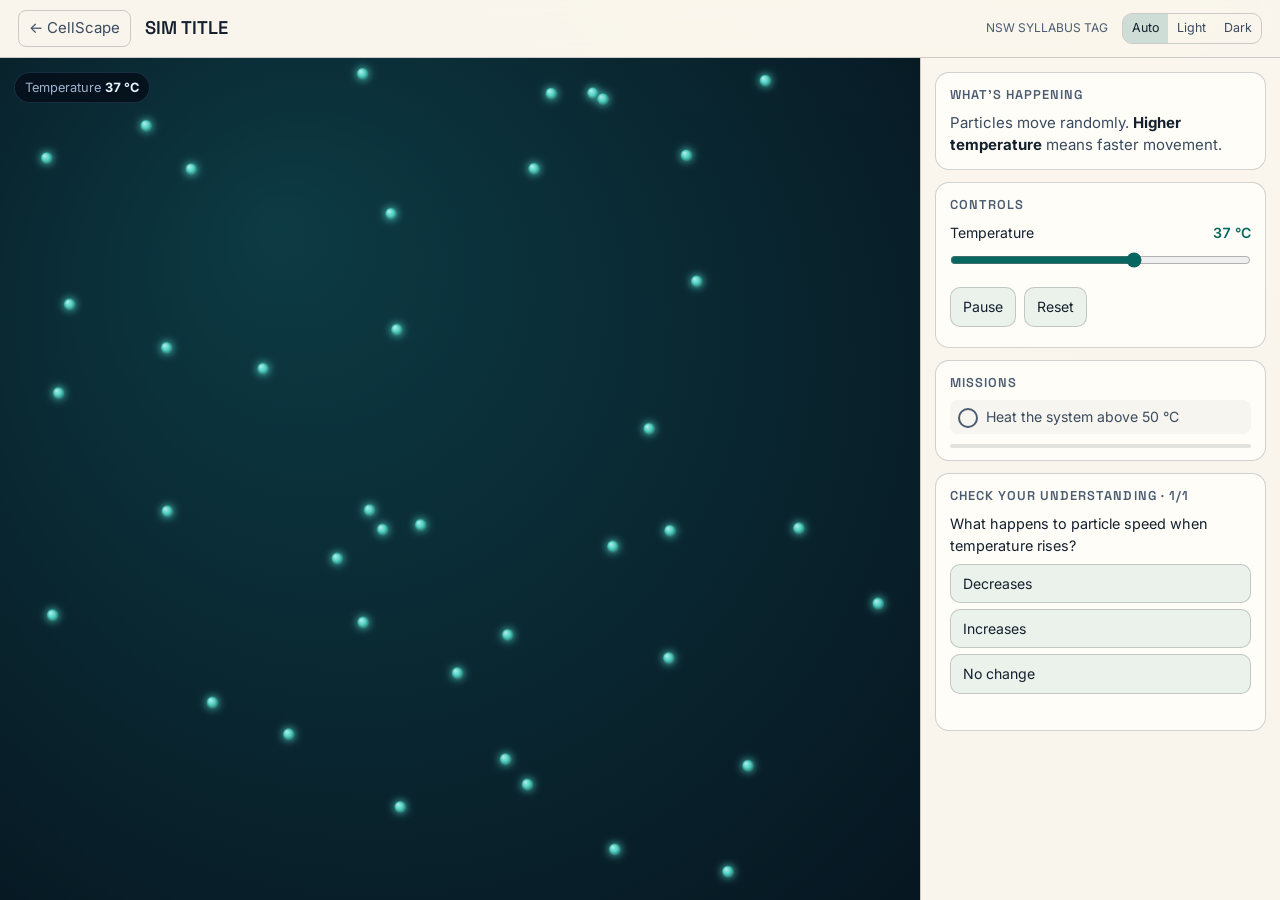
<file: sims/_template/index.html>
<!doctype html>
<html lang="en">
<head>
  <meta charset="utf-8" />
  <meta name="viewport" content="width=device-width, initial-scale=1" />
  <script>(function(){var t="auto";try{t=localStorage.getItem("cellscape.theme")||"auto"}catch(e){}if(t!=="light"&&t!=="dark"){try{t=matchMedia("(prefers-color-scheme: light)").matches?"light":"dark"}catch(e){t="dark"}}document.documentElement.dataset.theme=t;document.documentElement.style.colorScheme=t})()</script>
  <title>SIM TITLE · CellScape</title>
  <link rel="preconnect" href="https://fonts.googleapis.com" />
  <link href="https://fonts.googleapis.com/css2?family=Inter:wght@400;600&family=Space+Grotesk:wght@500;600&display=swap" rel="stylesheet" />
  <link rel="stylesheet" href="../../assets/css/cellscape.css" />
</head>
<body>
  <div class="sim-shell">
    <header class="sim-header">
      <a class="back" href="../../index.html">← CellScape</a>
      <h1>SIM TITLE</h1>
      <span class="tag">NSW SYLLABUS TAG</span>
      <span class="cs-theme-slot"></span>
    </header>
    <main class="stage" id="stage">
      <canvas id="canvas" aria-label="SIM TITLE simulation"></canvas>
      <div class="stage-overlay" id="overlay"></div>
    </main>
    <aside class="panel" id="panel"></aside>
  </div>
  <script type="module" src="./sim.js"></script>
  <script type="module">import("../../assets/js/world/theme.js").then((m) => { const s = document.querySelector(".cs-theme-slot"); if (s) m.mountThemeToggle(s); });</script>
</body>
</html>
</file>
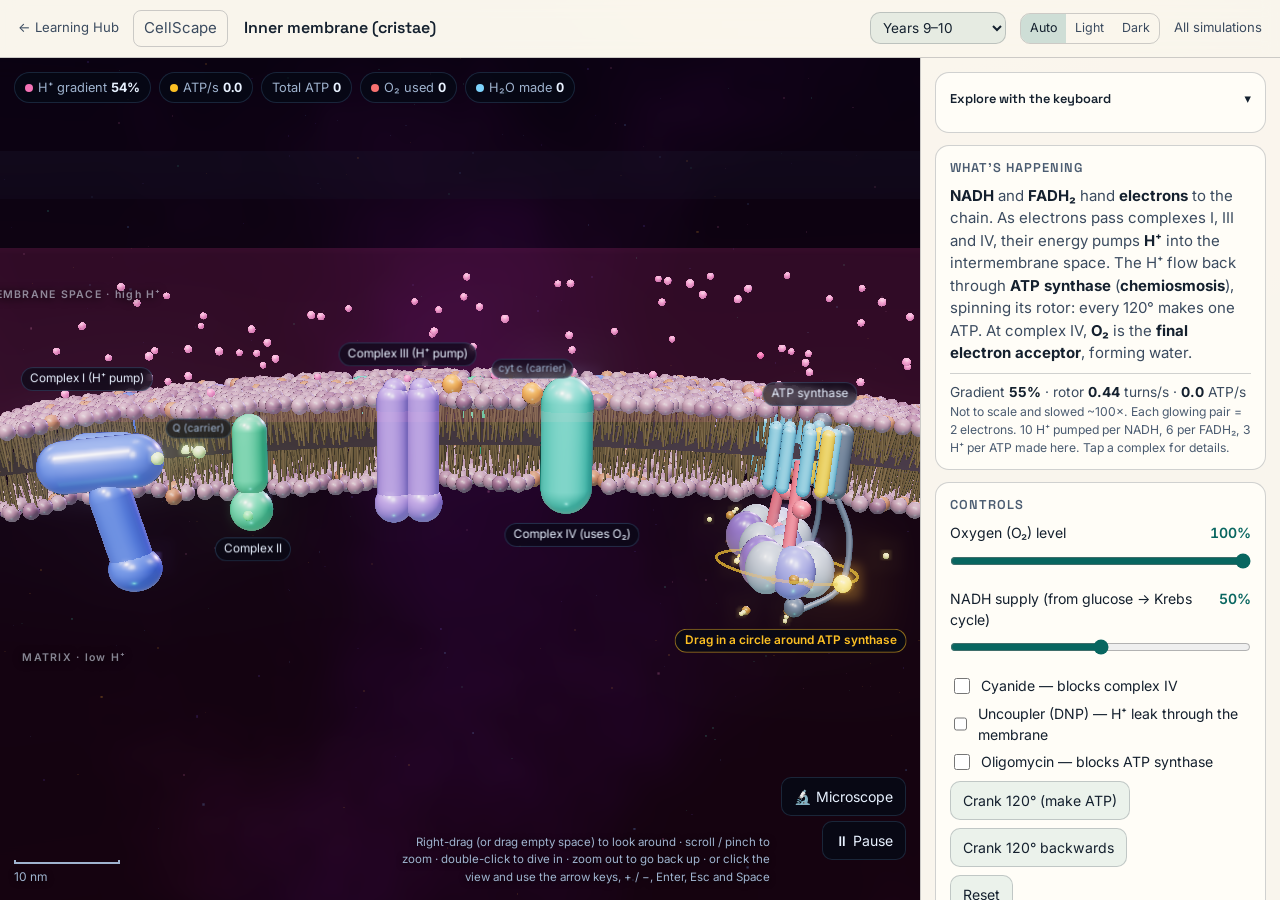
<file: sims/atp-synthase/index.html>
<!doctype html>
<html lang="en">
<head>
  <meta charset="utf-8" />
  <meta name="viewport" content="width=device-width, initial-scale=1" />
  <script>(function(){var t="auto";try{t=localStorage.getItem("cellscape.theme")||"auto"}catch(e){}if(t!=="light"&&t!=="dark"){try{t=matchMedia("(prefers-color-scheme: light)").matches?"light":"dark"}catch(e){t="dark"}}document.documentElement.dataset.theme=t;document.documentElement.style.colorScheme=t})()</script>
  <title>Cellular Respiration: The ATP Factory · CellScape</title>
  <link rel="preconnect" href="https://fonts.googleapis.com" />
  <link href="https://fonts.googleapis.com/css2?family=Inter:wght@400;600&family=Space+Grotesk:wght@500;600&display=swap" rel="stylesheet" />
  <link rel="stylesheet" href="../../assets/css/cellscape.css" />
  <link rel="stylesheet" href="../../assets/css/world.css" />
  <style>
    /* used by the 2D fallback (sim2d.js) */
    .explain .note { font-size: 0.78rem; color: var(--ink-faint); }
    .flow { list-style: none; padding: 0; margin: 0 0 10px; display: flex; flex-direction: column; gap: 12px; }
    .flow li {
      position: relative; display: grid; grid-template-columns: 1fr auto; gap: 1px 8px;
      padding: 7px 9px; border-radius: 9px; font-size: 0.84rem;
      background: var(--tint-1); border: 1px solid var(--panel-border);
    }
    .flow li b { color: var(--ink); font-weight: 600; }
    .flow li span { grid-column: 1; color: var(--ink-faint); font-size: 0.76rem; }
    .flow li em { grid-column: 2; grid-row: 1 / span 2; align-self: center; text-align: right; font-style: normal; color: var(--accent-3); font-size: 0.78rem; }
    .flow li.here { border-color: var(--accent-3); background: rgba(251, 191, 36, 0.08); }
    .flow li + li::before { content: "↓"; position: absolute; top: -13px; left: 14px; color: var(--ink-faint); font-size: 0.7rem; }
    .resp details summary { cursor: pointer; color: var(--ink-dim); font-size: 0.88rem; margin-bottom: 8px; }
    .speed-label { font-size: 0.88rem; margin: 10px 0 6px; }
  </style>
  <script type="importmap">
    { "imports": { "three": "../../assets/vendor/three/build/three.module.js", "three/addons/": "../../assets/vendor/three/examples/jsm/" } }
  </script>
</head>
<body>
  <div class="sim-shell">
    <header class="sim-header">
      <a class="back" href="../../index.html">← CellScape</a>
      <h1>Cellular Respiration: The ATP Factory</h1>
      <span class="tag">Biology Y11 · Module 1 · Cellular respiration</span>
      <span class="cs-theme-slot"></span>
    </header>
    <main class="stage" id="stage">
      <canvas id="canvas" aria-label="Cellular Respiration: The ATP Factory simulation. A patch of the inner mitochondrial membrane (a crista) with electron transport chain complexes I to IV pumping hydrogen ions into the intermembrane space, and ATP synthase spinning as hydrogen ions flow back to make ATP. Drag in a circle around ATP synthase to crank it by hand. The What's happening panel describes the current state."></canvas>
      <div id="labels"></div>
      <div class="stage-overlay" id="overlay"></div>
    </main>
    <aside class="panel" id="panel"></aside>
  </div>
  <script type="module">
    // three.js needs WebGL2; without it (or if 3D fails to start) use the 2D version of this simulation
    let gl = false;
    try { gl = !!document.createElement("canvas").getContext("webgl2") && sessionStorage.getItem("cs2d") !== "1"; } catch { gl = false; }
    const fallback = () => { document.getElementById("labels")?.remove(); import("./sim2d.js"); };
    if (!gl) fallback();
    else import("../../assets/js/world/shell.js")
      .then((m) => m.boot({ start: "cristae", root: "../../" }))
      .catch((e) => { console.error(e); try { sessionStorage.setItem("cs2d", "1"); } catch {} location.reload(); });
  </script>
  <script type="module">import("../../assets/js/world/theme.js").then((m) => { const s = document.querySelector(".cs-theme-slot"); if (s) m.mountThemeToggle(s); });</script>
</body>
</html>
</file>
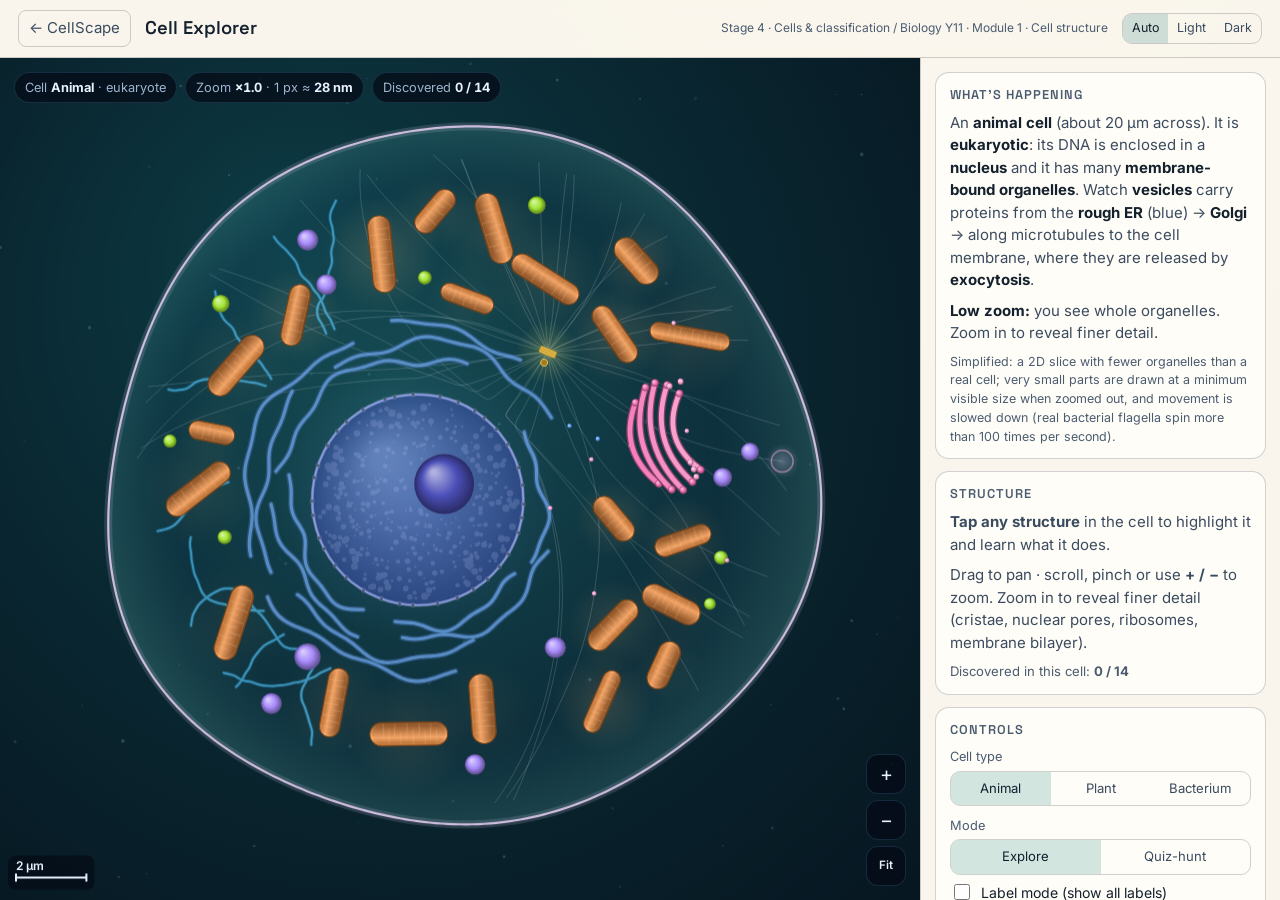
<file: sims/cell-explorer/index.html>
<!doctype html>
<html lang="en">
<head>
  <meta charset="utf-8" />
  <meta name="viewport" content="width=device-width, initial-scale=1" />
  <script>(function(){var t="auto";try{t=localStorage.getItem("cellscape.theme")||"auto"}catch(e){}if(t!=="light"&&t!=="dark"){try{t=matchMedia("(prefers-color-scheme: light)").matches?"light":"dark"}catch(e){t="dark"}}document.documentElement.dataset.theme=t;document.documentElement.style.colorScheme=t})()</script>
  <title>Cell Explorer · CellScape</title>
  <link rel="preconnect" href="https://fonts.googleapis.com" />
  <link href="https://fonts.googleapis.com/css2?family=Inter:wght@400;600&family=Space+Grotesk:wght@500;600&display=swap" rel="stylesheet" />
  <link rel="stylesheet" href="../../assets/css/cellscape.css" />
  <style>
    .stage canvas { cursor: grab; }
    .stage canvas.grabbing { cursor: grabbing; }
    .stage canvas.pointing { cursor: pointer; }
    .stage canvas:focus-visible { outline: 2px solid var(--accent); outline-offset: -2px; }
    .zoom-ctrl {
      position: absolute; right: 14px; bottom: 14px; display: flex; flex-direction: column; gap: 6px; z-index: 2;
    }
    .zoom-ctrl button {
      width: 40px; height: 40px; border-radius: 12px; border: 1px solid var(--panel-border);
      background: rgba(5, 11, 22, 0.78); color: var(--ink); font-size: 1.25rem; line-height: 1; cursor: pointer;
    }
    .zoom-ctrl button:hover { border-color: var(--accent); }
    .zoom-ctrl button.fit { font-size: 0.72rem; font-weight: 600; }
    .hunt-banner {
      flex-basis: 100%; pointer-events: auto; display: flex; align-items: center; gap: 10px; flex-wrap: wrap;
      background: rgba(10, 22, 40, 0.9); border: 1px solid var(--accent-3); border-radius: 12px;
      padding: 8px 12px; font-size: 0.92rem; color: var(--ink); box-shadow: 0 6px 24px rgba(0,0,0,0.35);
    }
    .hunt-banner .lbl { color: var(--accent-3); font-weight: 600; font-family: var(--font-display); letter-spacing: 0.04em; }
    .hunt-banner .timer { margin-left: auto; font-variant-numeric: tabular-nums; color: var(--ink-dim); }
    .hunt-banner .bar { flex-basis: 100%; height: 3px; background: rgba(255,255,255,0.08); border-radius: 3px; overflow: hidden; }
    .hunt-banner .bar > div { height: 100%; background: var(--accent-3); }
    .org-name { display: flex; align-items: center; gap: 8px; margin: 0 0 6px; font-family: var(--font-display); font-size: 1.1rem; font-weight: 600; }
    .org-name i { width: 14px; height: 14px; border-radius: 50%; flex: 0 0 14px; box-shadow: 0 0 10px currentColor; }
    .info .fact { background: rgba(251, 191, 36, 0.07); border-left: 3px solid var(--accent-3); padding: 6px 8px; border-radius: 6px; font-size: 0.86rem; }
    .info .meta { font-size: 0.82rem; color: var(--ink-faint); margin-top: 6px; }
    .found { display: flex; flex-wrap: wrap; gap: 6px; align-items: center; font-size: 0.8rem; color: var(--ink-faint); margin-top: 4px; }
    .found span { padding: 2px 9px; border-radius: 999px; border: 1px solid var(--panel-border); }
    .found span.on { border-color: var(--good); color: var(--ink); background: rgba(74, 222, 128, 0.12); }
    .found span.off { opacity: 0.45; text-decoration: line-through; }
    .explain .note { font-size: 0.78rem; color: var(--ink-faint); }
    .compare .opts { display: flex; flex-wrap: wrap; gap: 6px; }
    .compare .opts .btn { padding: 6px 10px; font-size: 0.82rem; }
    .compare .fb { font-size: 0.85rem; color: var(--ink-dim); margin-top: 6px; min-height: 1.2em; }
    .hunt-card .big { font-size: 1.6rem; font-family: var(--font-display); color: var(--accent-3); }
    .ctl-label { font-size: 0.8rem; color: var(--ink-faint); margin: 10px 0 4px; }
    .ctl-label:first-of-type { margin-top: 0; }
    @media (max-width: 860px) {
      .zoom-ctrl button { width: 44px; height: 44px; }
    }
  </style>
</head>
<body>
  <div class="sim-shell">
    <header class="sim-header">
      <a class="back" href="../../index.html">← CellScape</a>
      <h1>Cell Explorer</h1>
      <span class="tag">Stage 4 · Cells &amp; classification / Biology Y11 · Module 1 · Cell structure</span>
      <span class="cs-theme-slot"></span>
    </header>
    <main class="stage" id="stage">
      <canvas id="canvas" tabindex="0" aria-label="Cell Explorer simulation: a living animal, plant or bacterial cell you can pan by dragging and zoom with the mouse wheel, pinch or the plus and minus buttons (or the + and − keys and arrow keys). Tap any organelle to see its name, function and size in the side panel. The What's happening panel describes what is currently on screen."></canvas>
      <div class="stage-overlay" id="overlay"></div>
    </main>
    <aside class="panel" id="panel"></aside>
  </div>
  <script type="module" src="./sim.js"></script>
  <script type="module">import("../../assets/js/world/theme.js").then((m) => { const s = document.querySelector(".cs-theme-slot"); if (s) m.mountThemeToggle(s); });</script>
</body>
</html>
</file>
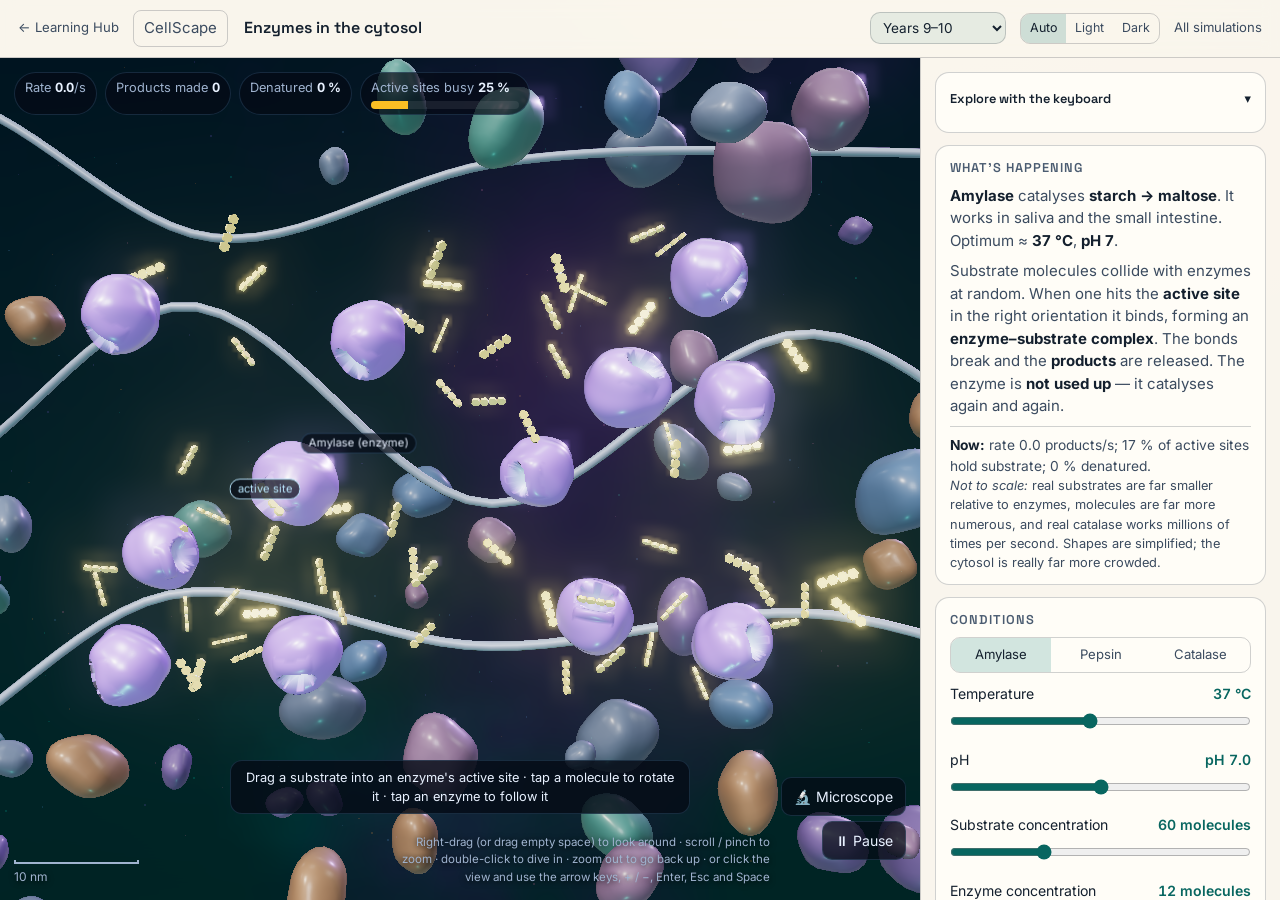
<file: sims/enzymes/index.html>
<!doctype html>
<html lang="en">
<head>
  <meta charset="utf-8" />
  <meta name="viewport" content="width=device-width, initial-scale=1" />
  <script>(function(){var t="auto";try{t=localStorage.getItem("cellscape.theme")||"auto"}catch(e){}if(t!=="light"&&t!=="dark"){try{t=matchMedia("(prefers-color-scheme: light)").matches?"light":"dark"}catch(e){t="dark"}}document.documentElement.dataset.theme=t;document.documentElement.style.colorScheme=t})()</script>
  <title>Enzyme Lab · CellScape</title>
  <link rel="preconnect" href="https://fonts.googleapis.com" />
  <link href="https://fonts.googleapis.com/css2?family=Inter:wght@400;600&family=Space+Grotesk:wght@500;600&display=swap" rel="stylesheet" />
  <link rel="stylesheet" href="../../assets/css/cellscape.css" />
  <link rel="stylesheet" href="../../assets/css/world.css" />
  <script type="importmap">
    { "imports": { "three": "../../assets/vendor/three/build/three.module.js", "three/addons/": "../../assets/vendor/three/examples/jsm/" } }
  </script>
</head>
<body>
  <div class="sim-shell">
    <header class="sim-header">
      <a class="back" href="../../index.html">← CellScape</a>
      <h1>Enzyme Lab</h1>
      <span class="tag">Stage 5 / Biology Y11 · Module 1 · Enzymes</span>
      <span class="cs-theme-slot"></span>
    </header>
    <main class="stage" id="stage">
      <canvas id="canvas" aria-label="Enzyme Lab simulation: a 3D patch of cytosol with glossy enzyme molecules, each with a glowing active-site groove and an allosteric dimple on the far side, among tumbling substrate molecules. Drag a substrate into an active site, tap a molecule to rotate it, tap an enzyme to follow and inspect it. Heat or extreme pH makes enzymes unravel into loose chains. The What's happening panel describes the current state."></canvas>
      <div id="labels"></div>
      <div class="stage-overlay" id="overlay"></div>
    </main>
    <aside class="panel" id="panel"></aside>
  </div>
  <script type="module">
    // three.js r169 needs WebGL2; without it (or if 3D fails to start) use the 2D version of this simulation
    let gl = false;
    try { gl = !!document.createElement("canvas").getContext("webgl2") && sessionStorage.getItem("cs2d") !== "1"; } catch { gl = false; }
    const fallback = () => { document.getElementById("labels")?.remove(); import("./sim2d.js"); };
    if (!gl) fallback();
    else import("../../assets/js/world/shell.js")
      .then((m) => m.boot({ start: "enzymes", root: "../../" }))
      .catch((e) => { console.error(e); try { sessionStorage.setItem("cs2d", "1"); } catch {} location.reload(); });
  </script>
  <script type="module">import("../../assets/js/world/theme.js").then((m) => { const s = document.querySelector(".cs-theme-slot"); if (s) m.mountThemeToggle(s); });</script>
</body>
</html>
</file>
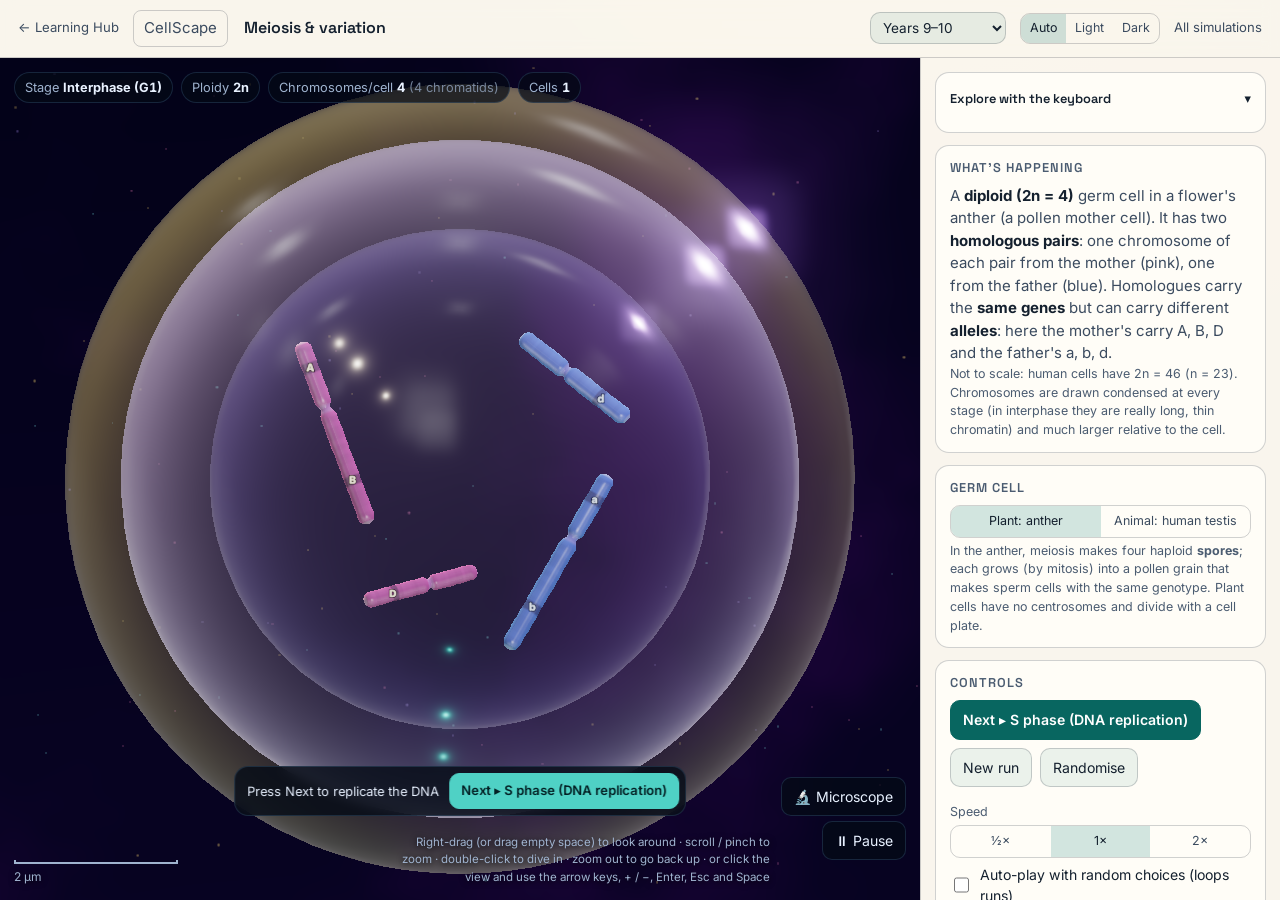
<file: sims/meiosis/index.html>
<!doctype html>
<html lang="en">
<head>
  <meta charset="utf-8" />
  <meta name="viewport" content="width=device-width, initial-scale=1" />
  <script>(function(){var t="auto";try{t=localStorage.getItem("cellscape.theme")||"auto"}catch(e){}if(t!=="light"&&t!=="dark"){try{t=matchMedia("(prefers-color-scheme: light)").matches?"light":"dark"}catch(e){t="dark"}}document.documentElement.dataset.theme=t;document.documentElement.style.colorScheme=t})()</script>
  <title>Meiosis &amp; Variation · CellScape</title>
  <link rel="preconnect" href="https://fonts.googleapis.com" />
  <link href="https://fonts.googleapis.com/css2?family=Inter:wght@400;600&family=Space+Grotesk:wght@500;600&display=swap" rel="stylesheet" />
  <link rel="stylesheet" href="../../assets/css/cellscape.css" />
  <link rel="stylesheet" href="../../assets/css/world.css" />
  <script type="importmap">
    { "imports": { "three": "../../assets/vendor/three/build/three.module.js", "three/addons/": "../../assets/vendor/three/examples/jsm/" } }
  </script>
  <style>
    .tally { display: grid; grid-template-columns: repeat(4, minmax(0, 1fr)); gap: 5px; margin: 8px 0; }
    .tcell {
      display: flex; flex-direction: column; align-items: center; gap: 1px;
      padding: 6px 2px; border-radius: 8px; min-width: 0; border: 1px solid var(--panel-border);
      background: var(--tint-1); color: var(--ink-faint); font-size: 0.72rem;
    }
    .tcell b { font-family: var(--font-display); font-size: 0.95rem; letter-spacing: 0.04em; color: var(--ink-faint); }
    .tcell span { font-variant-numeric: tabular-nums; }
    .tcell em { font-style: normal; font-size: 0.58rem; text-transform: uppercase; letter-spacing: 0.02em; max-width: 100%; overflow: hidden; text-overflow: ellipsis; white-space: nowrap; }
    .tcell.found { border-color: rgba(79,209,197,0.6); background: rgba(79,209,197,0.1); color: var(--ink-dim); }
    .tcell.found b { color: var(--ink); }
    .tcell.rec.found { border-color: rgba(167,139,250,0.7); background: rgba(167,139,250,0.12); }
    .zyg { margin-top: 6px; padding: 6px 8px; border-radius: 8px; background: rgba(251,191,36,0.08); border: 1px solid rgba(251,191,36,0.3); font-size: 0.85rem; color: var(--ink-dim); }
    .zyg strong { color: var(--ink); }
    table.cmp { width: 100%; border-collapse: collapse; font-size: 0.8rem; color: var(--ink-dim); }
    table.cmp th, table.cmp td { text-align: left; padding: 5px 4px; border-bottom: 1px solid var(--panel-border); vertical-align: top; }
    table.cmp th { color: var(--ink); font-weight: 600; }
    table.cmp td:first-child { color: var(--ink-faint); width: 30%; }
    .legend .wide { grid-column: 1 / -1; }
    .legend i.bar { border-radius: 3px; width: 18px; flex-basis: 18px; }
    .note { font-size: 0.78rem; color: var(--ink-faint) !important; }
  </style>
</head>
<body>
  <div class="sim-shell">
    <header class="sim-header">
      <a class="back" href="../../index.html">← CellScape</a>
      <h1>Meiosis &amp; Variation</h1>
      <span class="tag">Biology Y12 · Module 5 · Meiosis &amp; variation</span>
      <span class="cs-theme-slot"></span>
    </header>
    <main class="stage" id="stage">
      <canvas id="canvas" aria-label="Meiosis and variation simulation: a diploid germ cell with two homologous chromosome pairs divides by meiosis into four haploid cells. Place crossovers, flip bivalent orientation, cause nondisjunction, then fertilise a product and compare offspring with a Punnett square. The What&#39;s happening panel describes the current stage."></canvas>
      <div id="labels"></div>
      <div class="stage-overlay" id="overlay"></div>
    </main>
    <aside class="panel" id="panel"></aside>
  </div>
  <script type="module">
    // three.js r169 needs WebGL2; without it (or if 3D fails to start) use the 2D version of this simulation
    let gl = false;
    try { gl = !!document.createElement("canvas").getContext("webgl2") && sessionStorage.getItem("cs2d") !== "1"; } catch { gl = false; }
    const fallback = () => { document.getElementById("labels")?.remove(); import("./sim2d.js"); };
    if (!gl) fallback();
    else import("../../assets/js/world/shell.js")
      .then((m) => m.boot({ start: "meiosis", root: "../../" }))
      .catch((e) => { console.error(e); try { sessionStorage.setItem("cs2d", "1"); } catch {} location.reload(); });
  </script>
  <script type="module">import("../../assets/js/world/theme.js").then((m) => { const s = document.querySelector(".cs-theme-slot"); if (s) m.mountThemeToggle(s); });</script>
</body>
</html>
</file>
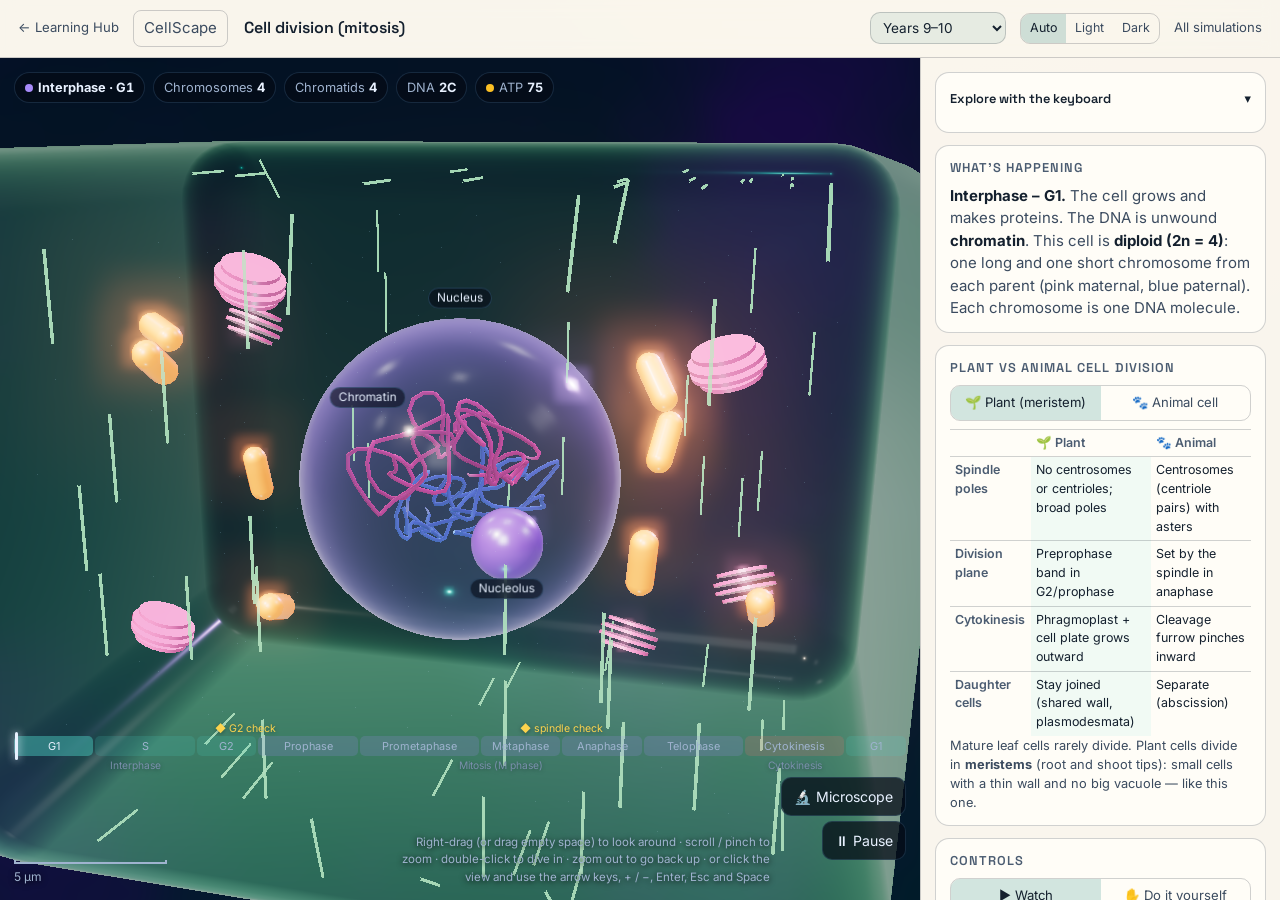
<file: sims/mitosis/index.html>
<!doctype html>
<html lang="en">
<head>
  <meta charset="utf-8" />
  <meta name="viewport" content="width=device-width, initial-scale=1" />
  <script>(function(){var t="auto";try{t=localStorage.getItem("cellscape.theme")||"auto"}catch(e){}if(t!=="light"&&t!=="dark"){try{t=matchMedia("(prefers-color-scheme: light)").matches?"light":"dark"}catch(e){t="dark"}}document.documentElement.dataset.theme=t;document.documentElement.style.colorScheme=t})()</script>
  <title>Cell Division: Mitosis · CellScape</title>
  <link rel="preconnect" href="https://fonts.googleapis.com" />
  <link href="https://fonts.googleapis.com/css2?family=Inter:wght@400;600&family=Space+Grotesk:wght@500;600&display=swap" rel="stylesheet" />
  <link rel="stylesheet" href="../../assets/css/cellscape.css" />
  <link rel="stylesheet" href="../../assets/css/world.css" />
  <!-- styles used by the 2D fallback (sim2d.js) -->
  <style>
    .explain .task {
      margin-top: 8px; padding: 8px 10px; border-radius: 10px;
      border: 1px solid rgba(251, 191, 36, 0.45); background: rgba(251, 191, 36, 0.08); color: var(--ink);
    }
    .explain .note { font-size: 0.78rem; color: var(--ink-faint); }
    .countcard .opts { display: flex; flex-wrap: wrap; gap: 6px; margin-top: 6px; }
    .countcard .fb { font-size: 0.85rem; margin-top: 8px; color: var(--ink-dim); }
    .act-row .btn { flex: 1 1 auto; }
    .btn.holding { background: rgba(251, 191, 36, 0.3); border-color: var(--accent-3); }
    .legend .wide { grid-column: 1 / -1; }
    .legend i.bar { border-radius: 3px; height: 6px; width: 16px; flex-basis: 16px; }
  </style>
  <script type="importmap">
    { "imports": { "three": "../../assets/vendor/three/build/three.module.js", "three/addons/": "../../assets/vendor/three/examples/jsm/" } }
  </script>
</head>
<body>
  <div class="sim-shell">
    <header class="sim-header">
      <a class="back" href="../../index.html">← CellScape</a>
      <h1>Cell Division: Mitosis</h1>
      <span class="tag">Biology Y11 · Cells as the basis of life · Cell replication</span>
      <span class="cs-theme-slot"></span>
    </header>
    <main class="stage" id="stage">
      <canvas id="canvas" aria-label="Cell division simulation: a plant (or animal) cell with four chromosomes in two homologous pairs copies its DNA, builds a spindle, lines the chromosomes up, separates the sister chromatids and divides into two daughter cells. The What's happening panel describes the current phase and what the cell is waiting for."></canvas>
      <div id="labels"></div>
      <div class="stage-overlay" id="overlay"></div>
    </main>
    <aside class="panel" id="panel"></aside>
  </div>
  <script type="module">
    // three.js r169 needs WebGL2; without it (or if 3D fails to start) use the 2D version of this simulation
    let gl = false;
    try { gl = !!document.createElement("canvas").getContext("webgl2") && sessionStorage.getItem("cs2d") !== "1"; } catch { gl = false; }
    const fallback = () => { document.getElementById("labels")?.remove(); import("./sim2d.js"); };
    if (!gl) fallback();
    else import("../../assets/js/world/shell.js")
      .then((m) => m.boot({ start: "mitosis", root: "../../" }))
      .catch((e) => { console.error(e); try { sessionStorage.setItem("cs2d", "1"); } catch {} location.reload(); });
  </script>
  <script type="module">import("../../assets/js/world/theme.js").then((m) => { const s = document.querySelector(".cs-theme-slot"); if (s) m.mountThemeToggle(s); });</script>
</body>
</html>
</file>
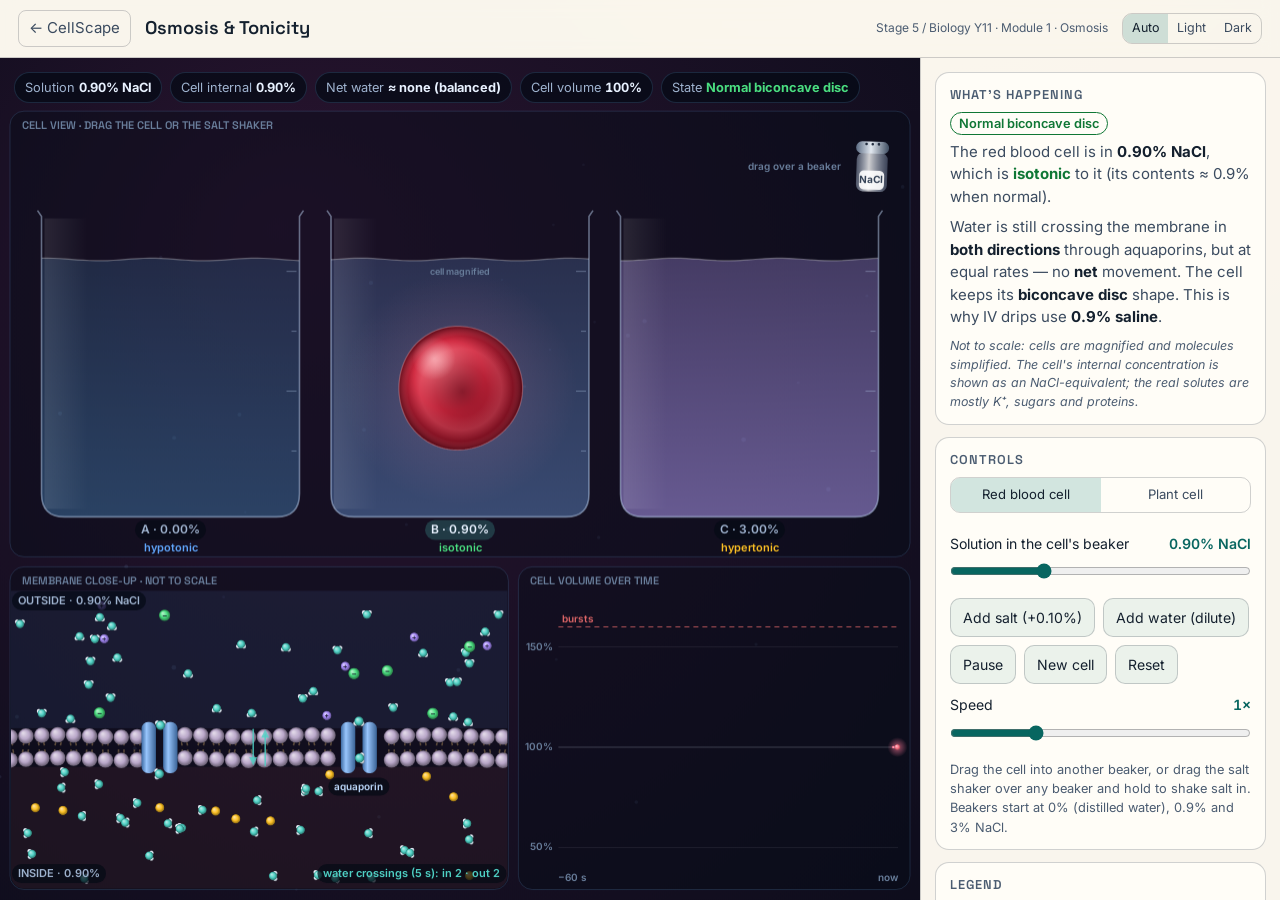
<file: sims/osmosis/index.html>
<!doctype html>
<html lang="en">
<head>
  <meta charset="utf-8" />
  <meta name="viewport" content="width=device-width, initial-scale=1" />
  <script>(function(){var t="auto";try{t=localStorage.getItem("cellscape.theme")||"auto"}catch(e){}if(t!=="light"&&t!=="dark"){try{t=matchMedia("(prefers-color-scheme: light)").matches?"light":"dark"}catch(e){t="dark"}}document.documentElement.dataset.theme=t;document.documentElement.style.colorScheme=t})()</script>
  <title>Osmosis &amp; Tonicity · CellScape</title>
  <link rel="preconnect" href="https://fonts.googleapis.com" />
  <link href="https://fonts.googleapis.com/css2?family=Inter:wght@400;600&family=Space+Grotesk:wght@500;600&display=swap" rel="stylesheet" />
  <link rel="stylesheet" href="../../assets/css/cellscape.css" />
  <style>
    .card .hint { font-size: 0.8rem; color: var(--ink-faint); margin: 6px 0 0; }
    .explain .note { font-size: 0.78rem; color: var(--ink-faint); font-style: italic; }
    .explain .state { display: inline-block; font-weight: 600; padding: 1px 8px; border-radius: 999px; font-size: 0.8rem; margin-bottom: 6px; border: 1px solid currentColor; }
    .potato canvas { width: 100%; height: 190px; display: block; border-radius: 10px; background: var(--well-bg); margin: 4px 0 8px; }
    .potato .readout { font-size: 0.85rem; color: var(--ink-dim); min-height: 1.3em; }
    .potato .readout strong { color: var(--accent-3); }
    .gap { height: 10px; }
    @media (max-width: 860px) {
      .sim-shell { grid-template-rows: auto max(560px, 82vh) auto; }
    }
    @media (max-width: 600px) {
      .stage-overlay { left: 8px; right: 8px; top: 8px; gap: 5px; }
      .chip { font-size: 0.7rem; padding: 3px 8px; }
    }
  </style>
</head>
<body>
  <div class="sim-shell">
    <header class="sim-header">
      <a class="back" href="../../index.html">← CellScape</a>
      <h1>Osmosis &amp; Tonicity</h1>
      <span class="tag">Stage 5 / Biology Y11 · Module 1 · Osmosis</span>
      <span class="cs-theme-slot"></span>
    </header>
    <main class="stage" id="stage">
      <canvas id="canvas" aria-label="Osmosis and tonicity simulation: three beakers of salt solution with a red blood cell or plant cell you can drag between them, a close-up of water moving through aquaporins in the cell membrane, and a graph of cell volume over time"></canvas>
      <div class="stage-overlay" id="overlay"></div>
    </main>
    <aside class="panel" id="panel"></aside>
  </div>
  <script type="module" src="./sim.js"></script>
  <script type="module">import("../../assets/js/world/theme.js").then((m) => { const s = document.querySelector(".cs-theme-slot"); if (s) m.mountThemeToggle(s); });</script>
</body>
</html>
</file>
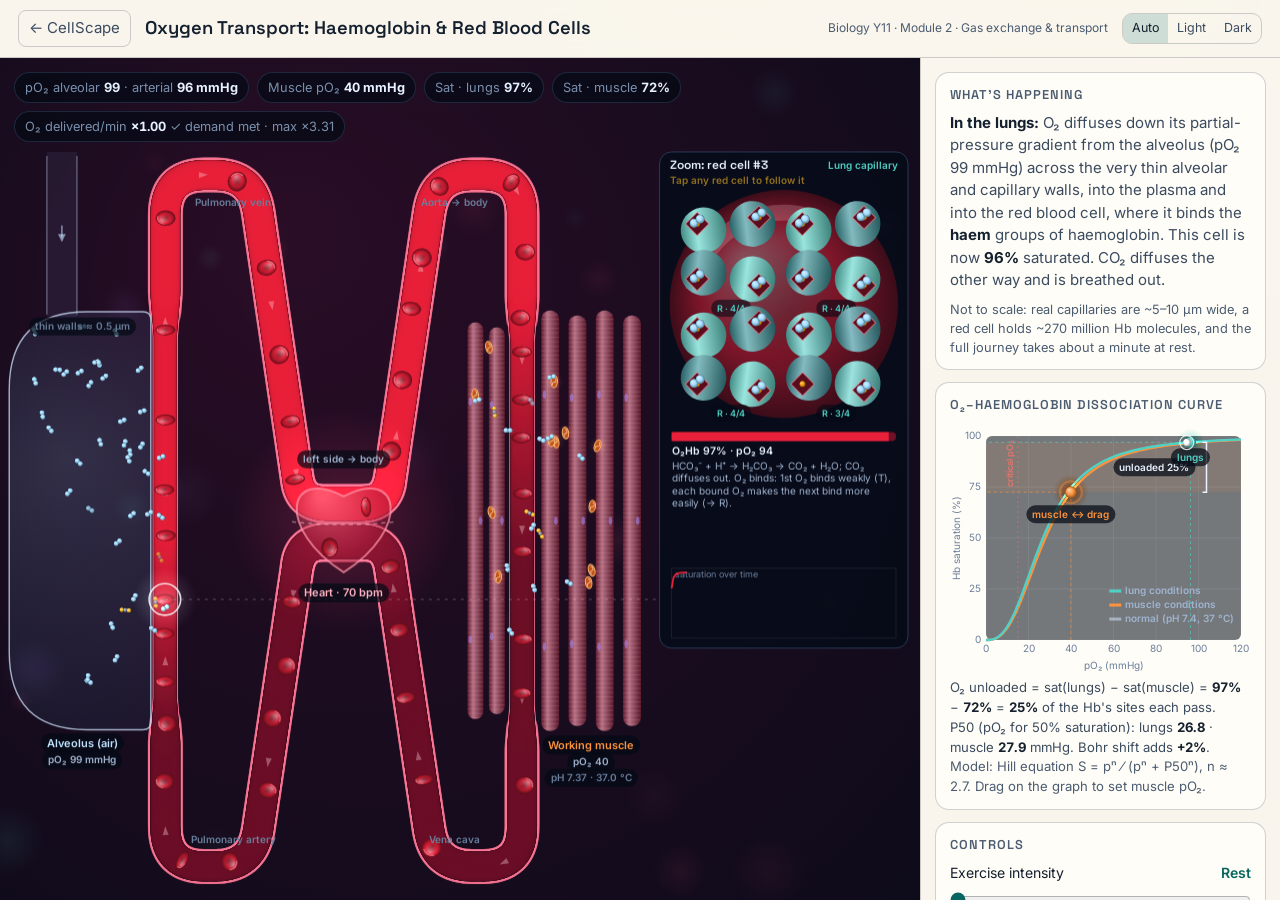
<file: sims/oxygen-transport/index.html>
<!doctype html>
<html lang="en">
<head>
  <meta charset="utf-8" />
  <meta name="viewport" content="width=device-width, initial-scale=1" />
  <script>(function(){var t="auto";try{t=localStorage.getItem("cellscape.theme")||"auto"}catch(e){}if(t!=="light"&&t!=="dark"){try{t=matchMedia("(prefers-color-scheme: light)").matches?"light":"dark"}catch(e){t="dark"}}document.documentElement.dataset.theme=t;document.documentElement.style.colorScheme=t})()</script>
  <title>Oxygen Transport: Haemoglobin &amp; Red Blood Cells · CellScape</title>
  <link rel="preconnect" href="https://fonts.googleapis.com" />
  <link href="https://fonts.googleapis.com/css2?family=Inter:wght@400;600&family=Space+Grotesk:wght@500;600&display=swap" rel="stylesheet" />
  <link rel="stylesheet" href="../../assets/css/cellscape.css" />
  <style>
    .graph-wrap { position: relative; height: 250px; margin: 0 -4px; }
    .graph-wrap canvas { width: 100%; height: 100%; display: block; touch-action: pan-y; cursor: ew-resize; }
    .graph-cap { font-size: 0.82rem; margin-top: 6px !important; }
    .graph-cap b { color: var(--ink); font-variant-numeric: tabular-nums; }
    .explain .small { font-size: 0.8rem; color: var(--ink-faint); }
    .chip .lab { color: var(--ink-faint); }
    @media (max-width: 520px) {
      .stage-overlay { left: 8px; right: 8px; top: 8px; gap: 5px; }
      .chip { font-size: 0.7rem; padding: 3px 8px; }
    }
  </style>
</head>
<body>
  <div class="sim-shell">
    <header class="sim-header">
      <a class="back" href="../../index.html">← CellScape</a>
      <h1>Oxygen Transport: Haemoglobin &amp; Red Blood Cells</h1>
      <span class="tag">Biology Y11 · Module 2 · Gas exchange &amp; transport</span>
      <span class="cs-theme-slot"></span>
    </header>
    <main class="stage" id="stage">
      <canvas id="canvas" aria-label="Oxygen transport simulation: red blood cells circulate from an alveolus in the lungs, through the heart, to a capillary in working muscle and back. Tap a red blood cell to follow it and see its haemoglobin saturation."></canvas>
      <div class="stage-overlay" id="overlay"></div>
    </main>
    <aside class="panel" id="panel"></aside>
  </div>
  <script type="module" src="./sim.js"></script>
  <script type="module">import("../../assets/js/world/theme.js").then((m) => { const s = document.querySelector(".cs-theme-slot"); if (s) m.mountThemeToggle(s); });</script>
</body>
</html>
</file>
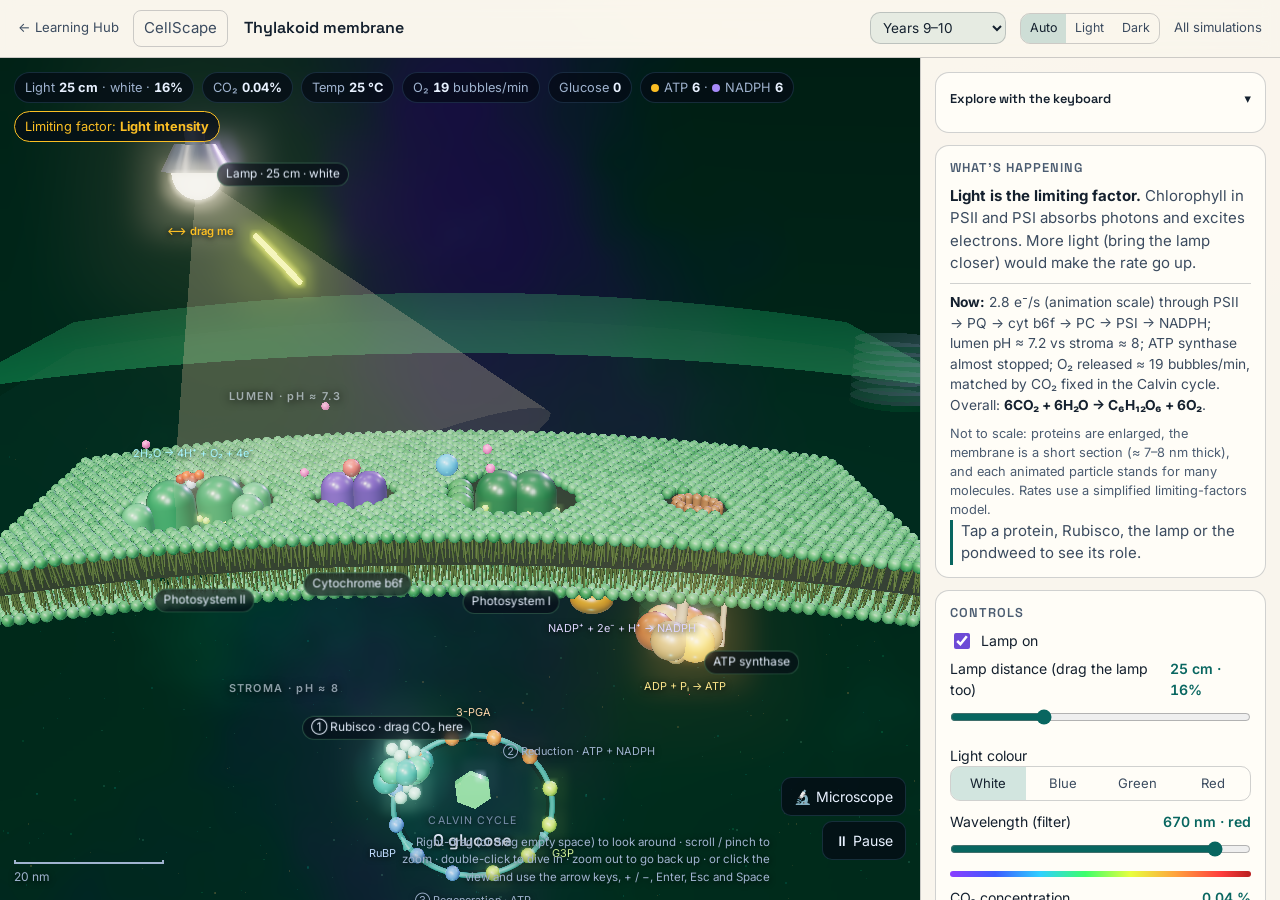
<file: sims/photosynthesis/index.html>
<!doctype html>
<html lang="en">
<head>
  <meta charset="utf-8" />
  <meta name="viewport" content="width=device-width, initial-scale=1" />
  <script>(function(){var t="auto";try{t=localStorage.getItem("cellscape.theme")||"auto"}catch(e){}if(t!=="light"&&t!=="dark"){try{t=matchMedia("(prefers-color-scheme: light)").matches?"light":"dark"}catch(e){t="dark"}}document.documentElement.dataset.theme=t;document.documentElement.style.colorScheme=t})()</script>
  <title>Photosynthesis: Inside the Chloroplast · CellScape</title>
  <link rel="preconnect" href="https://fonts.googleapis.com" />
  <link href="https://fonts.googleapis.com/css2?family=Inter:wght@400;600&family=Space+Grotesk:wght@500;600&display=swap" rel="stylesheet" />
  <link rel="stylesheet" href="../../assets/css/cellscape.css" />
  <link rel="stylesheet" href="../../assets/css/world.css" />
  <script type="importmap">
    { "imports": { "three": "../../assets/vendor/three/build/three.module.js", "three/addons/": "../../assets/vendor/three/examples/jsm/" } }
  </script>
  <style>
    .chip.lim { border-color: currentColor; }
    .chip.lim b { color: inherit; }
    .graph-canvas { width: 100%; height: 200px; display: block; margin-top: 8px; border-radius: 10px; background: var(--well-bg); }
    .graph-key { display: flex; flex-wrap: wrap; gap: 4px 12px; font-size: 0.78rem; color: var(--ink-dim); margin-top: 6px; }
    .graph-key i { display: inline-block; width: 14px; height: 3px; border-radius: 2px; vertical-align: middle; margin-right: 5px; }
    .small { font-size: 0.8rem; color: var(--ink-faint) !important; }
    .sel-info { border-left: 3px solid var(--accent); padding-left: 8px; }
    .control-sub { font-size: 0.78rem; color: var(--ink-faint); margin: -4px 0 6px; }
    .spectrum-bar { height: 6px; border-radius: 3px; margin: 4px 0 2px;
      background: linear-gradient(90deg, #8b3dff, #3d5bff 15%, #2fd0ff 30%, #3dff6a 45%, #e8ff3d 60%, #ffa23d 75%, #ff3d3d 90%, #b81f1f); }
    .sim-header h1 { min-width: 0; }
    @media (max-width: 860px) {
      .sim-shell { grid-template-columns: minmax(0, 1fr); }
      .stage-overlay { gap: 5px; left: 8px; right: 8px; top: 8px; }
      .stage-overlay .chip { font-size: 0.72rem; padding: 3px 8px; }
    }
  </style>
</head>
<body>
  <div class="sim-shell">
    <header class="sim-header">
      <a class="back" href="../../index.html">← CellScape</a>
      <h1>Photosynthesis: Inside the Chloroplast</h1>
      <span class="tag">Stage 4–5 / Biology Y11 · Module 1 · Photosynthesis</span>
      <span class="cs-theme-slot"></span>
    </header>
    <main class="stage" id="stage">
      <canvas id="canvas" aria-label="Photosynthesis: Inside the Chloroplast simulation. A thylakoid membrane with photosystem II, cytochrome b6f, photosystem I and ATP synthase, a draggable lamp, the Calvin cycle in the stroma and a pondweed bubble counter."></canvas>
      <div id="labels"></div>
      <div class="stage-overlay" id="overlay"></div>
    </main>
    <aside class="panel" id="panel"></aside>
  </div>
  <script type="module">
    // three.js needs WebGL2; without it (or if 3D fails to start) use the 2D version of this simulation
    let gl = false;
    try { gl = !!document.createElement("canvas").getContext("webgl2") && sessionStorage.getItem("cs2d") !== "1"; } catch { gl = false; }
    const fallback = () => { document.getElementById("labels")?.remove(); import("./sim2d.js"); };
    if (!gl) fallback();
    else import("../../assets/js/world/shell.js")
      .then((m) => m.boot({ start: "thylakoid", root: "../../" }))
      .catch((e) => { console.error(e); try { sessionStorage.setItem("cs2d", "1"); } catch {} location.reload(); });
  </script>
  <script type="module">import("../../assets/js/world/theme.js").then((m) => { const s = document.querySelector(".cs-theme-slot"); if (s) m.mountThemeToggle(s); });</script>
</body>
</html>
</file>
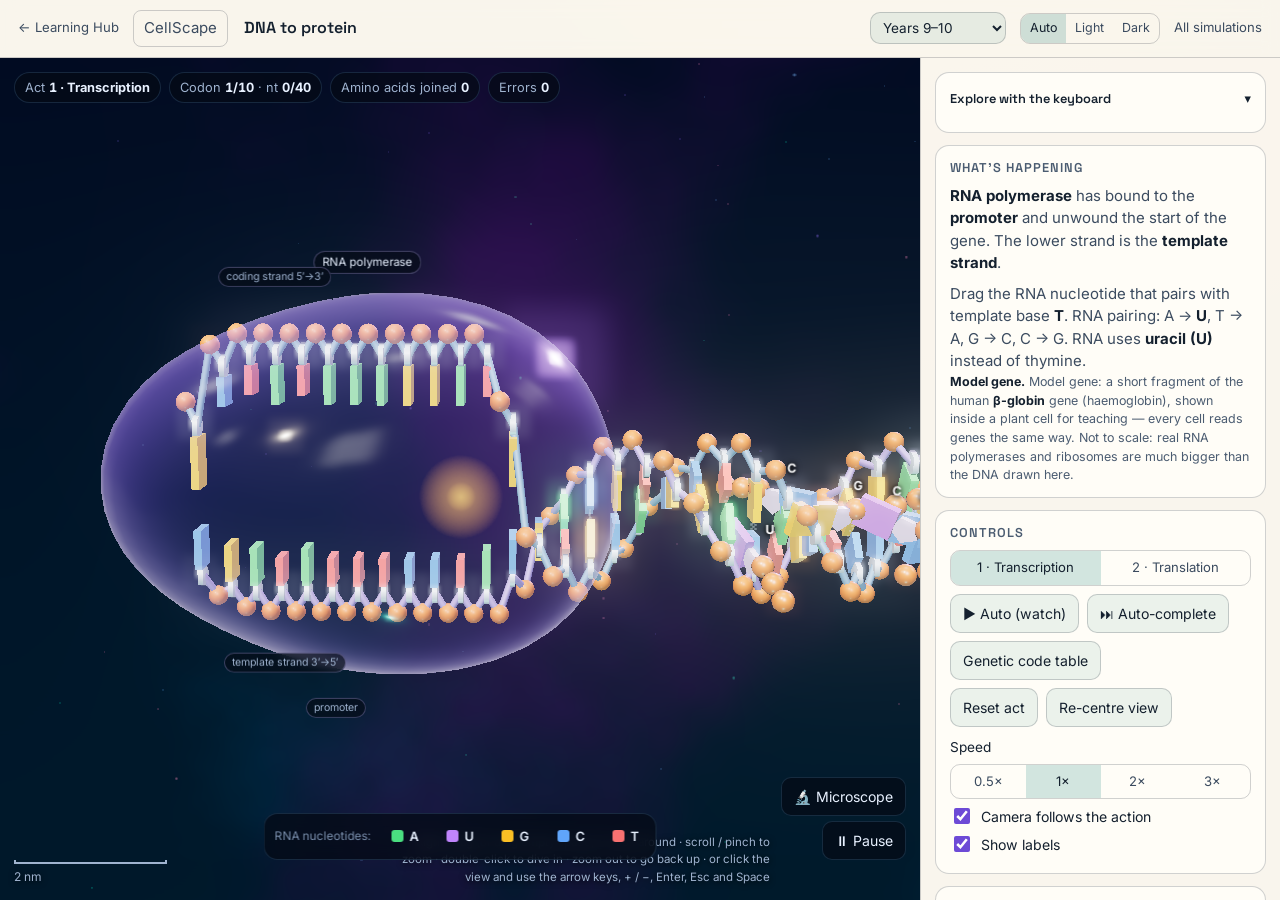
<file: sims/protein-synthesis/index.html>
<!doctype html>
<html lang="en">
<head>
  <meta charset="utf-8" />
  <meta name="viewport" content="width=device-width, initial-scale=1" />
  <script>(function(){var t="auto";try{t=localStorage.getItem("cellscape.theme")||"auto"}catch(e){}if(t!=="light"&&t!=="dark"){try{t=matchMedia("(prefers-color-scheme: light)").matches?"light":"dark"}catch(e){t="dark"}}document.documentElement.dataset.theme=t;document.documentElement.style.colorScheme=t})()</script>
  <title>DNA to Protein: Transcription &amp; Translation · CellScape</title>
  <link rel="preconnect" href="https://fonts.googleapis.com" />
  <link href="https://fonts.googleapis.com/css2?family=Inter:wght@400;600&family=Space+Grotesk:wght@500;600&display=swap" rel="stylesheet" />
  <link rel="stylesheet" href="../../assets/css/cellscape.css" />
  <link rel="stylesheet" href="../../assets/css/world.css" />
  <script type="importmap">
    { "imports": { "three": "../../assets/vendor/three/build/three.module.js", "three/addons/": "../../assets/vendor/three/examples/jsm/" } }
  </script>
  <style>
    .seq-note { font-size: 0.78rem; color: var(--ink-faint); }
    .lab-out { margin-top: 10px; display: flex; flex-direction: column; gap: 6px; font-size: 0.82rem; }
    .lab-out .row-lbl { color: var(--ink-faint); font-size: 0.74rem; text-transform: uppercase; letter-spacing: 0.06em; }
    .prot { display: flex; flex-wrap: wrap; gap: 3px; }
    .prot .aa { font-size: 0.72rem; padding: 1px 5px; border-radius: 6px; color: #04101f; font-weight: 600; }
    .prot .aa.diff { outline: 2px solid var(--ink); outline-offset: 1px; }
    .prot .none { color: var(--ink-faint); font-style: italic; }
    .badge { display: inline-block; padding: 2px 8px; border-radius: 999px; font-weight: 600; font-size: 0.8rem; }
    .badge.k-none, .badge.k-noncoding, .badge.k-silent { background: rgba(74,222,128,0.18); color: var(--t-good); }
    .badge.k-missense, .badge.k-inframe, .badge.k-stoplost { background: rgba(251,191,36,0.18); color: var(--t-warn); }
    .badge.k-nonsense, .badge.k-frameshift, .badge.k-startlost { background: rgba(248,113,113,0.2); color: var(--t-bad); }
    .status { font-size: 0.78rem; color: var(--ink-faint); }
    .status.ok { color: var(--good); }
    .dna-diff { font-family: ui-monospace, Menlo, Consolas, monospace; font-size: 0.78rem; word-break: break-all; color: var(--ink-dim); }
    .dna-diff mark { background: rgba(248,113,113,0.35); color: var(--ink); border-radius: 3px; padding: 0 1px; }
    dialog.gc {
      background: var(--dialog-bg); color: var(--ink); border: 1px solid var(--panel-border); border-radius: 16px;
      width: min(680px, calc(100% - 20px)); max-height: 92vh; padding: 14px; overflow: auto;
    }
    dialog.gc::backdrop { background: rgba(2, 6, 14, 0.7); }
    dialog.gc h2 { font-family: var(--font-display); margin: 0 0 4px; font-size: 1.05rem; }
    dialog.gc p { margin: 0 0 10px; color: var(--ink-dim); font-size: 0.85rem; }
    .gct-wrap { overflow-x: auto; }
    table.gct { border-collapse: collapse; width: 100%; min-width: 520px; font-size: 0.78rem; }
    table.gct th { color: var(--ink-faint); font-weight: 600; padding: 4px; }
    table.gct th.b { font-size: 1rem; color: var(--ink); }
    table.gct td { border: 1px solid var(--panel-border); padding: 3px; vertical-align: top; }
    table.gct .cd { display: flex; gap: 6px; padding: 2px 4px; border-radius: 5px; border-left: 4px solid transparent; margin: 1px 0; white-space: nowrap; }
    table.gct .cd b { font-family: ui-monospace, Menlo, Consolas, monospace; letter-spacing: 0.05em; }
    table.gct .cd.hl { background: var(--tint-3); box-shadow: 0 0 0 2px var(--accent-3); }
    table.gct th.third { font-size: 0.72rem; line-height: 1.95; }
    .gc-close { float: right; }
  </style>
</head>
<body>
  <div class="sim-shell">
    <header class="sim-header">
      <a class="back" href="../../index.html">← CellScape</a>
      <h1>DNA to Protein: Transcription &amp; Translation</h1>
      <span class="tag">Biology Y12 · Module 5 · DNA &amp; polypeptide synthesis</span>
      <span class="cs-theme-slot"></span>
    </header>
    <main class="stage" id="stage">
      <canvas id="canvas" aria-label="DNA to Protein simulation: in the nucleus, RNA polymerase unwinds a gene's DNA double helix and builds mRNA from free RNA nucleotides; the mRNA leaves through a nuclear pore; in the cytoplasm a ribosome reads its codons while tRNAs deliver amino acids, building a polypeptide. A mutation lab compares the original and mutant polypeptides. The What's happening panel describes the current step."></canvas>
      <div id="labels"></div>
      <div class="stage-overlay" id="overlay"></div>
    </main>
    <aside class="panel" id="panel"></aside>
  </div>
  <dialog class="gc" id="gcDialog" aria-labelledby="gcTitle">
    <button class="btn gc-close" type="button" id="gcClose">Close ✕</button>
    <h2 id="gcTitle">The genetic code (mRNA codons)</h2>
    <p>Find the 1st base on the left, the 2nd base along the top and the 3rd base on the right. 61 codons code for the 20 amino acids; <strong>AUG</strong> (Met) is the start codon and <strong>UAA, UAG, UGA</strong> are stop codons. The highlighted codon is the one the sim is working on.</p>
    <div class="gct-wrap" id="gcTable"></div>
  </dialog>
  <!-- the 2D version (sim2d.js) uses #gcDialog above; the 3D level builds its own code-table dialog -->
  <script type="module">
    // three.js r169 needs WebGL2; without it (or if 3D fails to start) use the 2D version of this simulation
    let gl = false;
    try { gl = !!document.createElement("canvas").getContext("webgl2") && sessionStorage.getItem("cs2d") !== "1"; } catch { gl = false; }
    const fallback = () => { document.getElementById("labels")?.remove(); import("./sim2d.js"); };
    if (!gl) fallback();
    else import("../../assets/js/world/shell.js")
      .then((m) => m.boot({ start: "expression", root: "../../" }))
      .catch((e) => { console.error(e); try { sessionStorage.setItem("cs2d", "1"); } catch {} location.reload(); });
  </script>
  <script type="module">import("../../assets/js/world/theme.js").then((m) => { const s = document.querySelector(".cs-theme-slot"); if (s) m.mountThemeToggle(s); });</script>
</body>
</html>
</file>
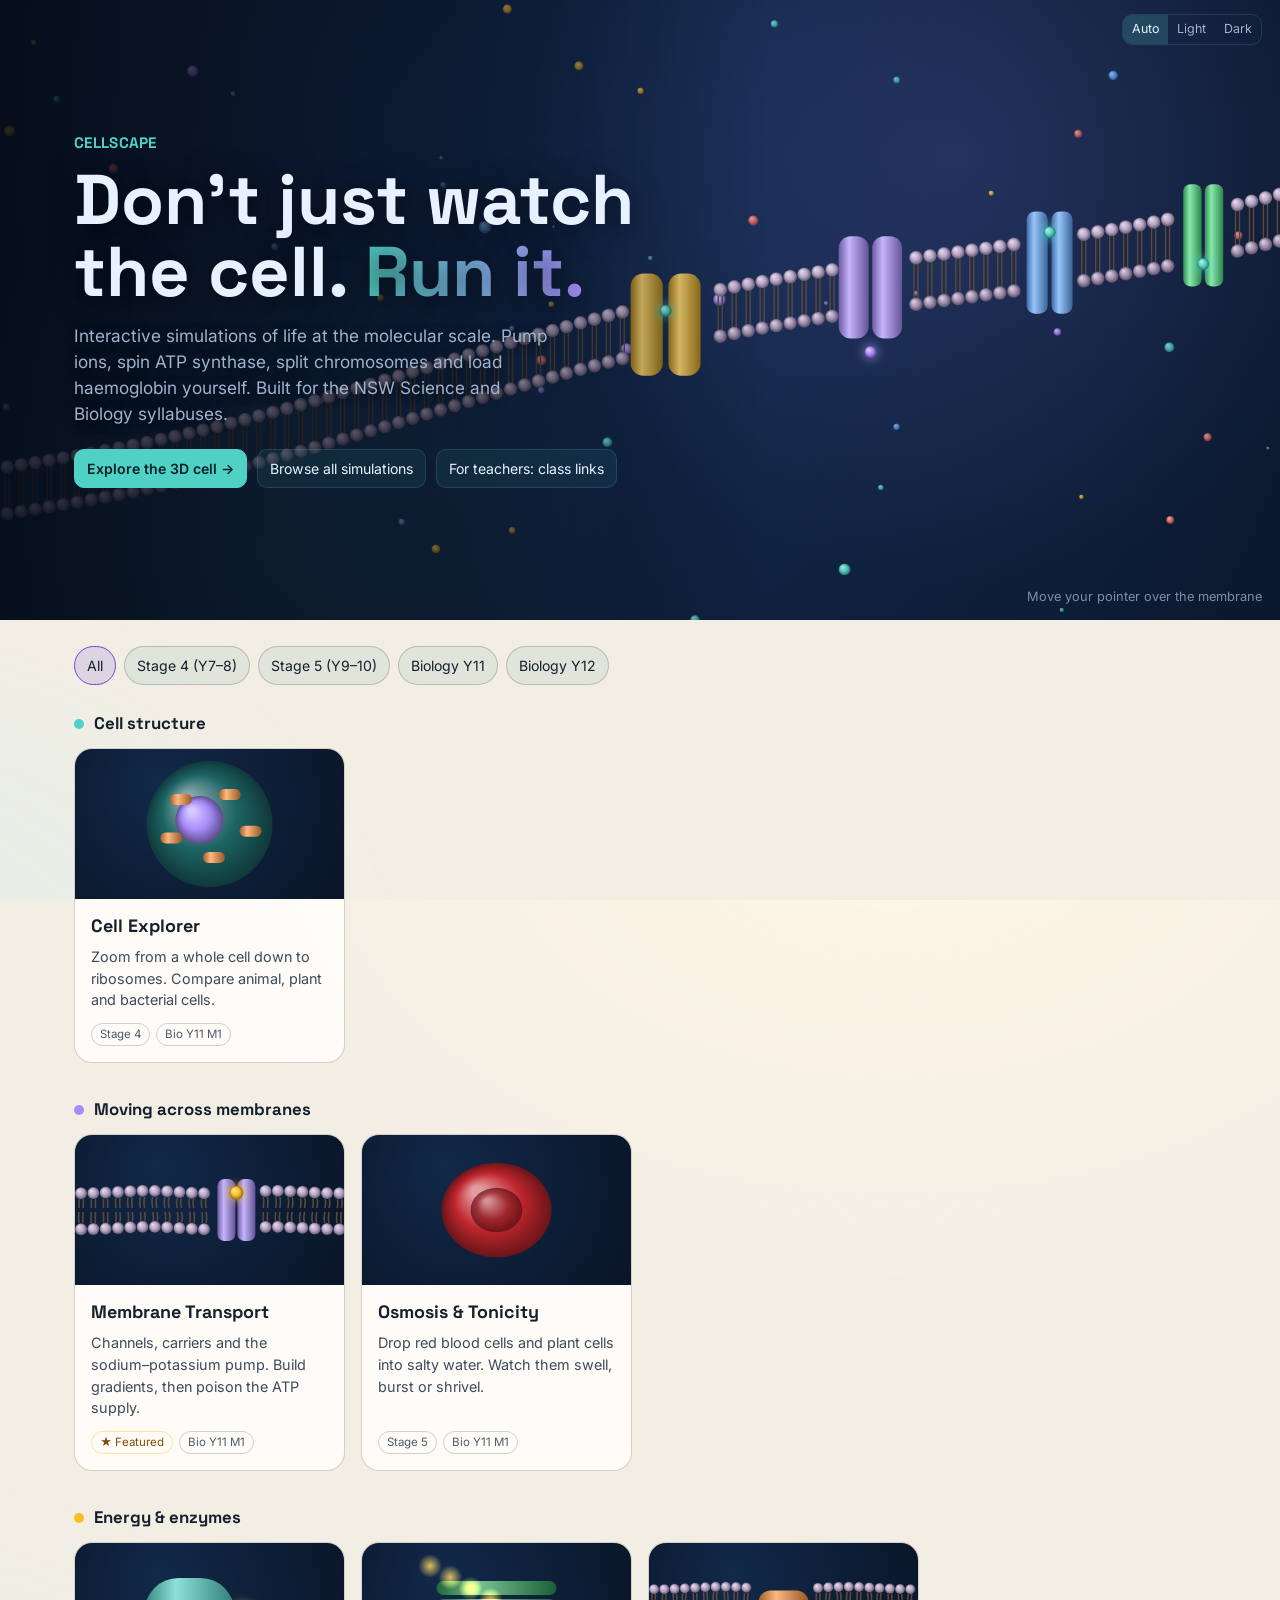
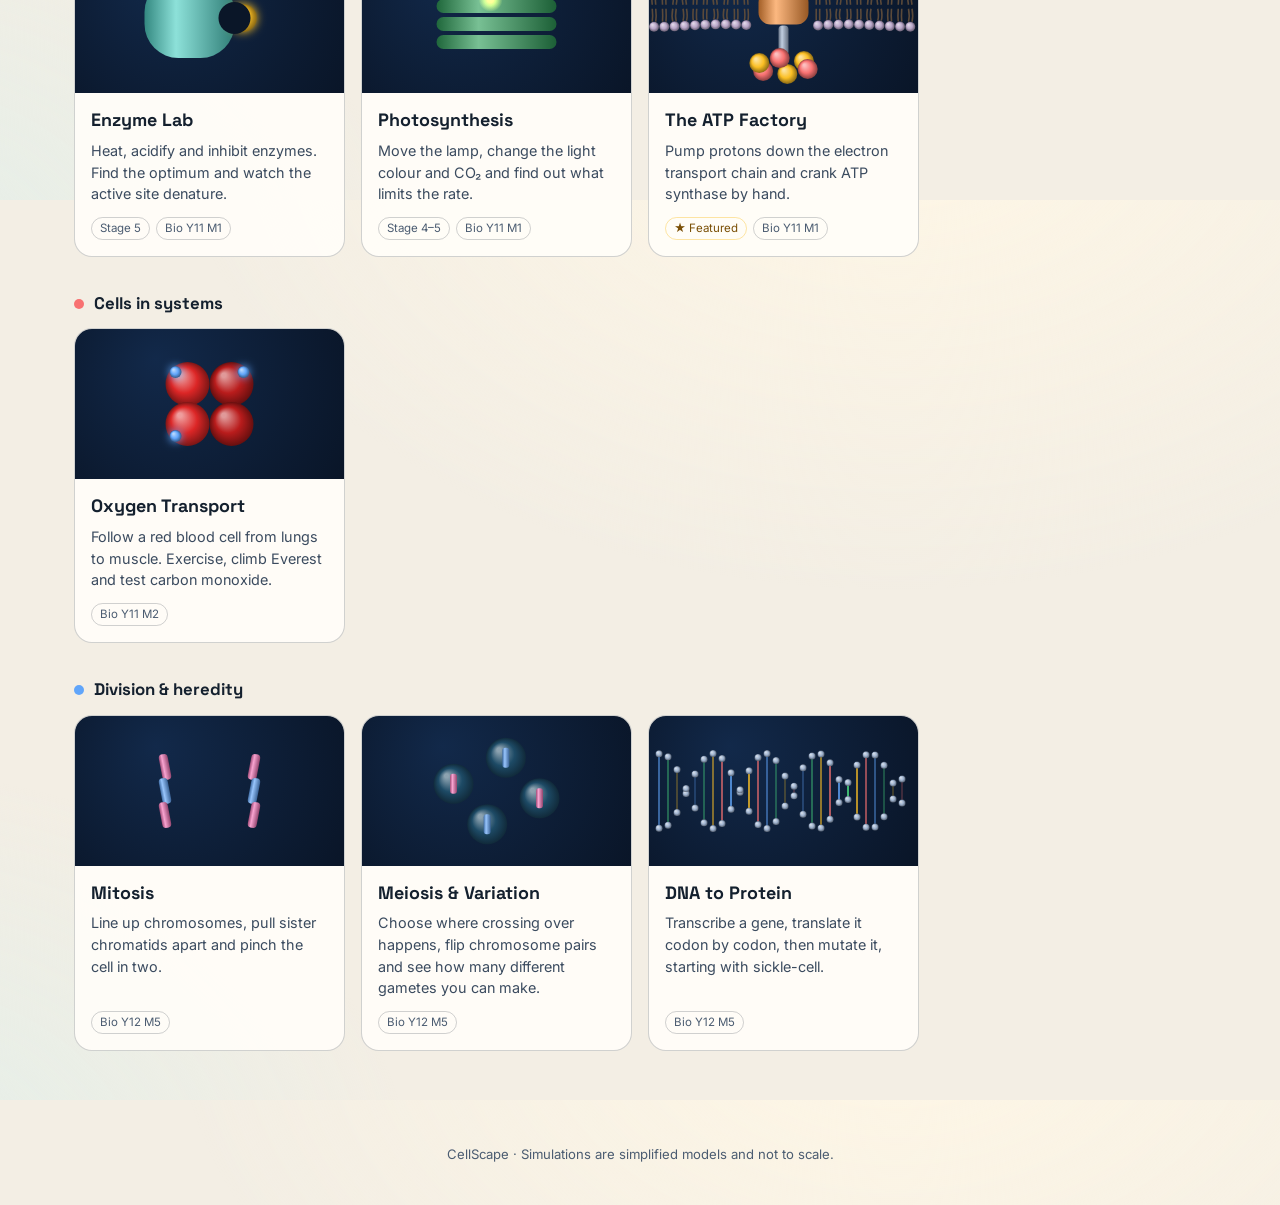
<file: library.html>
<!doctype html>
<html lang="en">
<head>
  <meta charset="utf-8" />
  <meta name="viewport" content="width=device-width, initial-scale=1" />
  <script>(function(){var t="auto";try{t=localStorage.getItem("cellscape.theme")||"auto"}catch(e){}if(t!=="light"&&t!=="dark"){try{t=matchMedia("(prefers-color-scheme: light)").matches?"light":"dark"}catch(e){t="dark"}}document.documentElement.dataset.theme=t;document.documentElement.style.colorScheme=t})()</script>
  <title>All simulations · CellScape</title>
  <meta name="description" content="Interactive cell biology simulations: membranes, osmosis, enzymes, photosynthesis, ATP synthase, haemoglobin, mitosis, meiosis and protein synthesis." />
  <link rel="preconnect" href="https://fonts.googleapis.com" />
  <link href="https://fonts.googleapis.com/css2?family=Inter:wght@400;600&family=Space+Grotesk:wght@500;600;700&display=swap" rel="stylesheet" />
  <link rel="stylesheet" href="assets/css/cellscape.css" />
  <style>
    body { min-height: 100vh; }
    .hero { position: relative; height: min(72vh, 620px); min-height: 420px; overflow: hidden; }
    .hero canvas { position: absolute; inset: 0; width: 100%; height: 100%; }
    .hero-copy {
      position: relative; z-index: 1; max-width: 1180px; margin: 0 auto; padding: 0 24px;
      height: 100%; display: flex; flex-direction: column; justify-content: center; pointer-events: none;
    }
    .brand { font-family: var(--font-display); font-weight: 700; letter-spacing: 0.02em; color: var(--accent); font-size: 0.95rem; }
    .hero h1 {
      font-family: var(--font-display); font-size: clamp(2.2rem, 6vw, 4.4rem); line-height: 1.02; margin: 10px 0 14px;
      max-width: 13ch; text-shadow: 0 4px 30px rgba(0,0,0,0.6);
    }
    .hero h1 em { font-style: normal; background: linear-gradient(90deg, var(--accent), var(--accent-2)); -webkit-background-clip: text; background-clip: text; color: transparent; }
    .hero p { max-width: 44ch; color: var(--ink-dim); font-size: 1.08rem; margin: 0 0 22px; text-shadow: 0 2px 12px rgba(0,0,0,0.8); }
    .hero .cta { pointer-events: auto; display: flex; gap: 10px; flex-wrap: wrap; }
    .hero .cta a { text-decoration: none; }
    .hint { position: absolute; z-index: 1; right: 18px; bottom: 14px; font-size: 0.8rem; color: var(--ink-faint); }

    main.hub { max-width: 1180px; margin: 0 auto; padding: 8px 24px 60px; }
    .filters { display: flex; flex-wrap: wrap; gap: 8px; margin: 18px 0 26px; }
    .filters .btn { border-radius: 999px; }
    .theme-block { margin-bottom: 34px; }
    .theme-block h2 { font-family: var(--font-display); font-size: 1.05rem; margin: 0 0 12px; display: flex; align-items: center; gap: 10px; }
    .theme-block h2 i { width: 10px; height: 10px; border-radius: 50%; display: inline-block; }
    .grid { display: grid; grid-template-columns: repeat(auto-fill, minmax(260px, 1fr)); gap: 16px; }
    .sim-card {
      display: flex; flex-direction: column; text-decoration: none; color: inherit;
      background: var(--panel); border: 1px solid var(--panel-border); border-radius: 18px; overflow: hidden;
      transition: transform 0.2s, border-color 0.2s, box-shadow 0.2s;
    }
    .sim-card:hover, .sim-card:focus-visible { transform: translateY(-3px); border-color: var(--c); box-shadow: 0 12px 40px -12px var(--c); outline: none; }
    .sim-card canvas { width: 100%; height: 150px; display: block; background: var(--bg-1); }
    .sim-card .body { padding: 14px 16px 16px; display: flex; flex-direction: column; gap: 6px; flex: 1; }
    .sim-card h3 { margin: 0; font-family: var(--font-display); font-size: 1.12rem; }
    .sim-card p { margin: 0; color: var(--ink-dim); font-size: 0.9rem; flex: 1; }
    .sim-card .tags { display: flex; gap: 6px; flex-wrap: wrap; margin-top: 6px; }
    .sim-card .tags span { font-size: 0.72rem; padding: 2px 8px; border-radius: 999px; border: 1px solid var(--panel-border); color: var(--ink-faint); }
    .sim-card .tags .feat { color: var(--accent-3); border-color: rgba(251,191,36,0.4); }
    footer { text-align: center; color: var(--ink-faint); font-size: 0.82rem; padding: 0 20px 40px; }
  </style>
</head>
<body>
  <header class="hero">
    <canvas id="hero" aria-hidden="true"></canvas>
    <span class="cs-theme-slot" style="position:absolute;top:14px;right:18px;z-index:3"></span>
    <div class="hero-copy">
      <div class="brand">CELLSCAPE</div>
      <h1>Don't just watch the cell. <em>Run it.</em></h1>
      <p>Interactive simulations of life at the molecular scale. Pump ions, spin ATP synthase, split chromosomes and load haemoglobin yourself. Built for the NSW Science and Biology syllabuses.</p>
      <div class="cta">
        <a class="btn primary" href="index.html">Explore the 3D cell →</a>
        <a class="btn" href="#sims">Browse all simulations</a>
        <a class="btn" href="teacher.html">For teachers: class links</a>
      </div>
    </div>
    <div class="hint">Move your pointer over the membrane</div>
  </header>

  <main class="hub" id="sims">
    <div class="filters" id="filters" role="group" aria-label="Filter by stage"></div>
    <div id="blocks"></div>
  </main>
  <footer>CellScape · Simulations are simplified models and not to scale.</footer>

  <script type="module" src="assets/js/hub.js"></script>
  <script type="module">import("./assets/js/world/theme.js").then((m) => m.mountThemeToggle(document.querySelector(".cs-theme-slot")));</script>
</body>
</html>
</file>
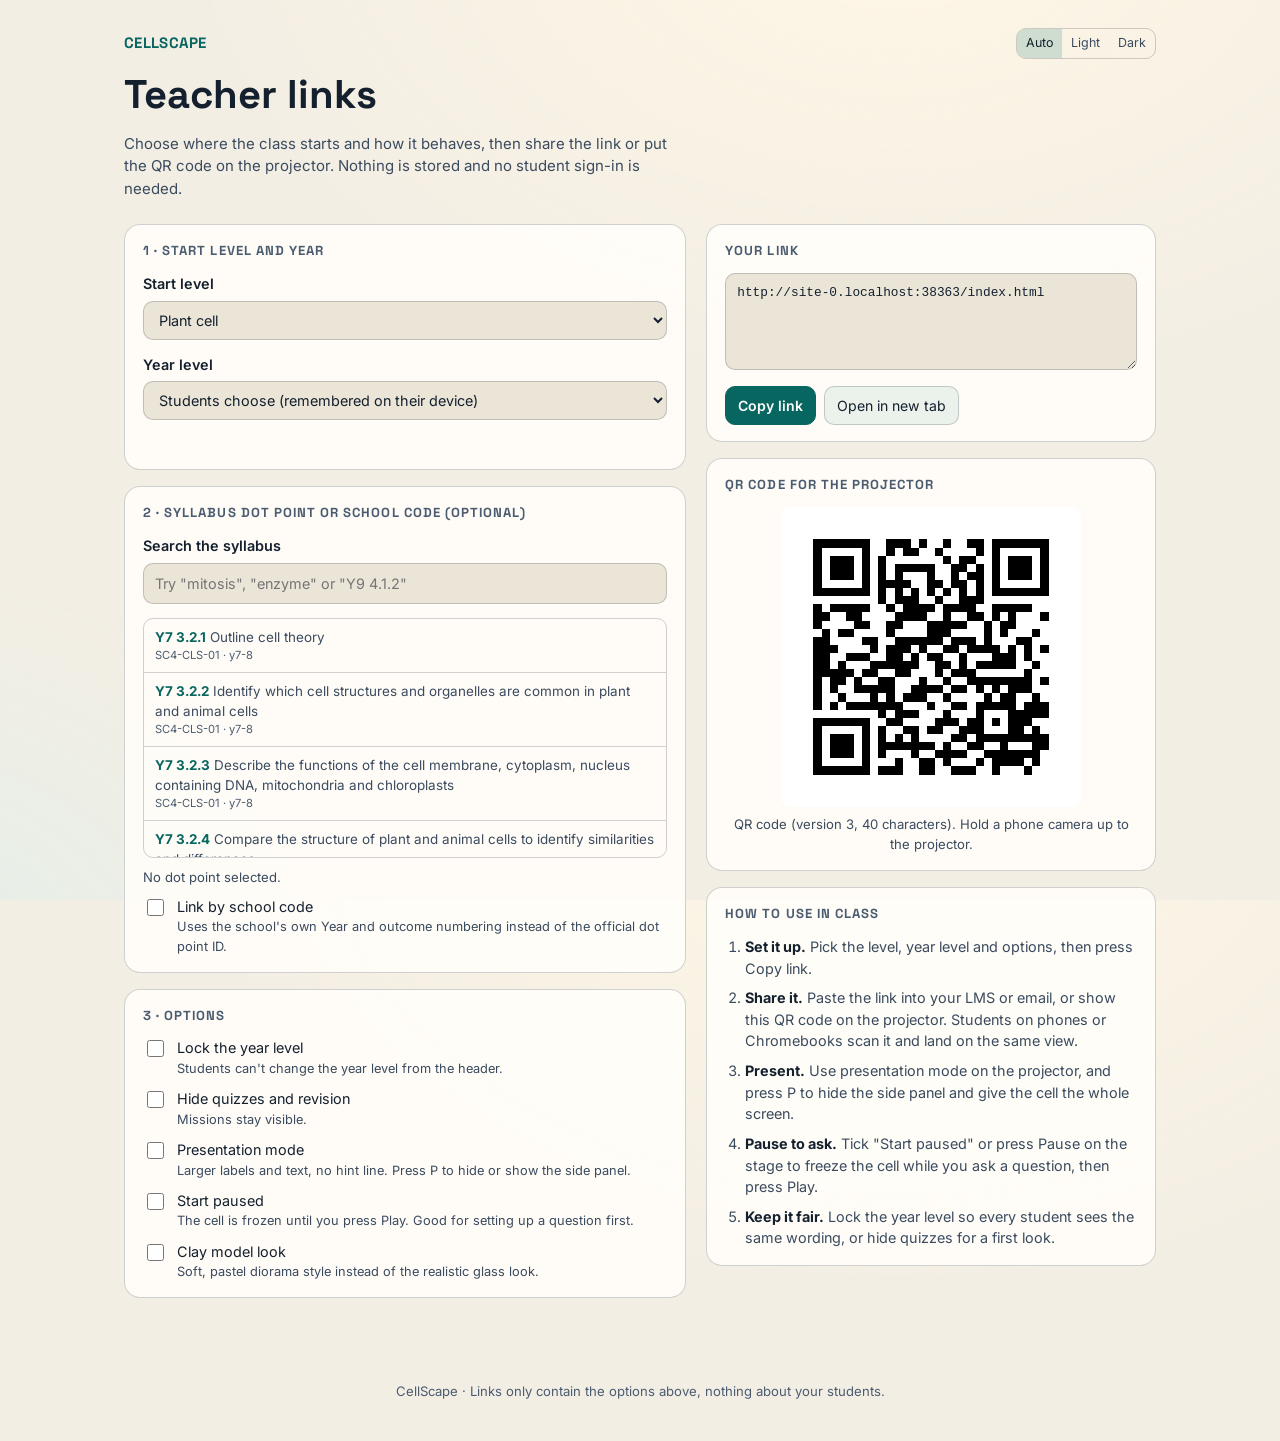
<file: teacher.html>
<!doctype html>
<html lang="en">
<head>
  <meta charset="utf-8" />
  <meta name="viewport" content="width=device-width, initial-scale=1" />
  <script>(function(){var t="auto";try{t=localStorage.getItem("cellscape.theme")||"auto"}catch(e){}if(t!=="light"&&t!=="dark"){try{t=matchMedia("(prefers-color-scheme: light)").matches?"light":"dark"}catch(e){t="dark"}}document.documentElement.dataset.theme=t;document.documentElement.style.colorScheme=t})()</script>
  <title>Teacher links · CellScape</title>
  <meta name="description" content="Build a classroom link for CellScape: pick a starting level and year level, add options, then share a URL or QR code." />
  <link rel="preconnect" href="https://fonts.googleapis.com" />
  <link href="https://fonts.googleapis.com/css2?family=Inter:wght@400;600&family=Space+Grotesk:wght@500;600;700&display=swap" rel="stylesheet" />
  <link rel="stylesheet" href="assets/css/cellscape.css" />
  <link rel="stylesheet" href="assets/css/teacher.css" />
  <script type="importmap">
    { "imports": { "three": "./assets/vendor/three/build/three.module.js", "three/addons/": "./assets/vendor/three/examples/jsm/" } }
  </script>
</head>
<body>
  <div class="t-wrap">
    <div class="t-top">
      <a class="brand" href="index.html">CELLSCAPE</a>
      <span class="cs-theme-slot"></span>
    </div>
    <h1>Teacher links</h1>
    <p class="lede">Choose where the class starts and how it behaves, then share the link or put the QR code on the projector. Nothing is stored and no student sign-in is needed.</p>

    <div class="t-grid">
      <div class="t-col">
        <section class="t-card" aria-labelledby="h-start">
          <h2 id="h-start">1 · Start level and year</h2>
          <div class="t-field">
            <label for="t-level">Start level</label>
            <select id="t-level"></select>
          </div>
          <div class="t-field">
            <label for="t-year">Year level</label>
            <select id="t-year">
              <option value="">Students choose (remembered on their device)</option>
              <option value="y7-8">Years 7–8</option>
              <option value="y9-10">Years 9–10</option>
              <option value="y11">Year 11 Biology</option>
              <option value="y12">Year 12 Biology</option>
            </select>
            <p class="t-note" id="t-year-note"></p>
          </div>
        </section>

        <section class="t-card" aria-labelledby="h-dot">
          <h2 id="h-dot">2 · Syllabus dot point or school code (optional)</h2>
          <div class="t-field">
            <label for="t-search">Search the syllabus</label>
            <input type="search" id="t-search" placeholder="Try &quot;mitosis&quot;, &quot;enzyme&quot; or &quot;Y9 4.1.2&quot;" autocomplete="off" />
          </div>
          <ul class="t-dots" id="t-dots" aria-label="Matching dot points"></ul>
          <p class="t-note" id="t-dot-now" style="margin-top:10px"></p>
          <label class="t-opt" id="t-bycode-wrap" hidden style="margin-top:8px"><input type="checkbox" id="t-bycode" /><span>Link by school code<small>Uses the school's own Year and outcome numbering instead of the official dot point ID.</small></span></label>
        </section>

        <section class="t-card" aria-labelledby="h-opt">
          <h2 id="h-opt">3 · Options</h2>
          <div class="t-opts">
            <label class="t-opt"><input type="checkbox" id="t-lock" /><span>Lock the year level<small>Students can't change the year level from the header.</small></span></label>
            <label class="t-opt"><input type="checkbox" id="t-noquiz" /><span>Hide quizzes and revision<small>Missions stay visible.</small></span></label>
            <label class="t-opt"><input type="checkbox" id="t-present" /><span>Presentation mode<small>Larger labels and text, no hint line. Press P to hide or show the side panel.</small></span></label>
            <label class="t-opt"><input type="checkbox" id="t-paused" /><span>Start paused<small>The cell is frozen until you press Play. Good for setting up a question first.</small></span></label>
            <label class="t-opt"><input type="checkbox" id="t-clay" /><span>Clay model look<small>Soft, pastel diorama style instead of the realistic glass look.</small></span></label>
          </div>
        </section>
      </div>

      <div class="t-col">
        <section class="t-card" aria-labelledby="h-link">
          <h2 id="h-link">Your link</h2>
          <label for="t-url" class="visually-hidden" style="position:absolute;left:-9999px">Class link</label>
          <textarea id="t-url" class="t-url" readonly rows="4"></textarea>
          <div class="t-actions">
            <button type="button" class="btn primary" id="t-copy">Copy link</button>
            <a class="btn" id="t-open" href="index.html" target="_blank" rel="noopener">Open in new tab</a>
            <span class="t-note" id="t-copied" role="status"></span>
          </div>
        </section>

        <section class="t-card" aria-labelledby="h-qr">
          <h2 id="h-qr">QR code for the projector</h2>
          <div class="t-qr" id="t-qr"><canvas role="img" aria-label="QR code"></canvas></div>
          <p class="t-note" id="t-qr-note" style="text-align:center;margin-top:8px"></p>
        </section>

        <section class="t-card t-help" aria-labelledby="h-help">
          <h2 id="h-help">How to use in class</h2>
          <ol>
            <li><b>Set it up.</b> Pick the level, year level and options, then press Copy link.</li>
            <li><b>Share it.</b> Paste the link into your LMS or email, or show this QR code on the projector. Students on phones or Chromebooks scan it and land on the same view.</li>
            <li><b>Present.</b> Use presentation mode on the projector, and press P to hide the side panel and give the cell the whole screen.</li>
            <li><b>Pause to ask.</b> Tick "Start paused" or press Pause on the stage to freeze the cell while you ask a question, then press Play.</li>
            <li><b>Keep it fair.</b> Lock the year level so every student sees the same wording, or hide quizzes for a first look.</li>
          </ol>
        </section>
      </div>
    </div>
  </div>
  <p class="t-foot">CellScape · Links only contain the options above, nothing about your students.</p>

  <script type="module" src="assets/js/teacher.js"></script>
  <script type="module">import("./assets/js/world/theme.js").then((m) => m.mountThemeToggle(document.querySelector(".cs-theme-slot")));</script>
</body>
</html>
</file>
<file: assets/css/cellscape.css>
/* CellScape — shared design system. Dark, luminous "inside the cell" look, with a light page theme (data-theme). */
/* Dark tokens. They also apply inside the 3D stage and the library hero in light mode, because the stage
   keeps its dark cinematic backdrop in both themes (see the light-theme block below). */
:root,
:root[data-theme="light"] .stage,
:root[data-theme="light"] .hero {
  --bg-0: #050b16;
  --bg-1: #0a1628;
  --bg-2: #10213a;
  --panel: rgba(14, 28, 50, 0.82);
  --panel-border: rgba(120, 190, 255, 0.16);
  --ink: #e8f1ff;
  --ink-dim: #9fb3cf;
  --ink-faint: #7a8fac;
  --accent: #4fd1c5;      /* teal: cytoplasm / water */
  --accent-2: #a78bfa;    /* violet: proteins */
  --accent-3: #fbbf24;    /* amber: energy / ATP */
  --danger: #f87171;
  --good: #4ade80;
  --on-accent: #032024;
  --header-bg: rgba(5, 11, 22, 0.7);
  --panel-bg: rgba(7, 15, 28, 0.85);
  --float-bg: rgba(5, 11, 22, 0.72);        /* chips, overlay buttons */
  --toast-bg: rgba(10, 22, 40, 0.92);
  --well-bg: rgba(5, 11, 22, 0.5);          /* sunken canvas / chart wells */
  --tint-1: rgba(255, 255, 255, 0.02);
  --tint-2: rgba(255, 255, 255, 0.04);
  --tint-3: rgba(255, 255, 255, 0.08);
  --btn-bg: rgba(79, 209, 197, 0.08);
  --btn-bg-hover: rgba(79, 209, 197, 0.16);
  --sel-bg: rgba(79, 209, 197, 0.2);
  --pressed-bg: rgba(167, 139, 250, 0.25);
  --good-bg: rgba(74, 222, 128, 0.12);
  --danger-bg: rgba(248, 113, 113, 0.12);
  --warn-bg: rgba(251, 191, 36, 0.08);
  --grid-line: rgba(159, 179, 207, 0.18);   /* canvas chart gridlines */
  --shadow: rgba(0, 0, 0, 0.35);
  --t-good: #86efac;    /* status text on panel backgrounds */
  --t-bad: #fca5a5;
  --t-warn: #fcd34d;
  --t-violet: #ddd6fe;
  --t-pink: #e879f9;
  --dialog-bg: #0b1930;
  --bg-glow-a: #1b2f5a;
  --bg-glow-b: #0d3b44;
  color-scheme: dark;
}
/* inherited text colour must follow the re-scoped dark tokens */
:root[data-theme="light"] .stage,
:root[data-theme="light"] .hero { color: var(--ink); }
/* Light theme: page chrome only. Warm off-white panels, ink #14202e, accents darkened for 4.5:1 on light. */
:root[data-theme="light"] {
  --bg-0: #f3eee4;
  --bg-1: #ebe5d8;
  --bg-2: #e2dbcb;
  --panel: rgba(255, 253, 248, 0.94);
  --panel-border: rgba(20, 32, 46, 0.2);
  --ink: #14202e;
  --ink-dim: #3b4b5f;
  --ink-faint: #4b5c71;
  --accent: #086660;
  --accent-2: #6d4ad6;
  --accent-3: #7a4f05;
  --danger: #b3261e;
  --good: #17743a;
  --on-accent: #ffffff;
  --header-bg: rgba(250, 246, 238, 0.85);
  --panel-bg: rgba(250, 246, 238, 0.96);
  --float-bg: rgba(255, 253, 248, 0.9);
  --toast-bg: rgba(255, 253, 248, 0.97);
  --well-bg: rgba(20, 32, 46, 0.06);
  --tint-1: rgba(20, 32, 46, 0.035);
  --tint-2: rgba(20, 32, 46, 0.06);
  --tint-3: rgba(20, 32, 46, 0.12);
  --btn-bg: rgba(10, 117, 109, 0.08);
  --btn-bg-hover: rgba(10, 117, 109, 0.16);
  --sel-bg: rgba(10, 117, 109, 0.18);
  --pressed-bg: rgba(109, 74, 214, 0.16);
  --good-bg: rgba(23, 116, 58, 0.12);
  --danger-bg: rgba(179, 38, 30, 0.1);
  --warn-bg: rgba(138, 90, 6, 0.1);
  --grid-line: rgba(20, 32, 46, 0.14);
  --shadow: rgba(20, 32, 46, 0.18);
  --t-good: #17743a;
  --t-bad: #b3261e;
  --t-warn: #7a4f05;
  --t-violet: #5b3fc0;
  --t-pink: #a21caf;
  --dialog-bg: #fbf8f1;
  --bg-glow-a: #fff7e6;
  --bg-glow-b: #e3efe9;
  color-scheme: light;
}
:root {
  --radius: 14px;
  --font: "Inter", system-ui, -apple-system, "Segoe UI", Roboto, sans-serif;
  --font-display: "Space Grotesk", var(--font);
}

* { box-sizing: border-box; }
html, body { margin: 0; height: 100%; }
body {
  background: radial-gradient(1200px 800px at 70% -10%, var(--bg-glow-a) 0%, transparent 60%),
              radial-gradient(900px 700px at -10% 110%, var(--bg-glow-b) 0%, transparent 60%),
              var(--bg-0);
  color: var(--ink);
  font-family: var(--font);
  font-size: 15px;
  line-height: 1.5;
  -webkit-font-smoothing: antialiased;
}
a { color: var(--accent); }
button, input, select { font: inherit; color: inherit; }

/* ---------- Sim page shell ---------- */
.sim-shell {
  display: grid;
  grid-template-columns: minmax(0, 1fr) 360px;
  grid-template-rows: auto minmax(0, 1fr);
  height: 100vh;
  height: 100dvh;
}
.sim-header {
  grid-column: 1 / -1; min-width: 0;
  display: flex; align-items: center; gap: 14px;
  padding: 10px 18px;
  border-bottom: 1px solid var(--panel-border);
  background: var(--header-bg);
  backdrop-filter: blur(8px);
}
.sim-header .back {
  text-decoration: none; color: var(--ink-dim);
  padding: 6px 10px; border-radius: 8px; border: 1px solid var(--panel-border);
  white-space: nowrap;
}
.sim-header .back:hover { color: var(--ink); border-color: var(--accent); }
.sim-header h1 {
  min-width: 0; flex: 0 1 auto;
  font-family: var(--font-display); font-size: 1.15rem; margin: 0; font-weight: 600;
  white-space: nowrap; overflow: hidden; text-overflow: ellipsis;
}
.sim-header .tag {
  font-size: 0.75rem; color: var(--ink-faint); margin-left: auto; white-space: nowrap;
}

.stage {
  background: #06121c;
  position: relative; min-height: 0; overflow: hidden;
}
.stage canvas {
  position: absolute; inset: 0; width: 100%; height: 100%; display: block;
  touch-action: none;
}
.stage-overlay {
  position: absolute; left: 14px; top: 14px; right: 14px;
  pointer-events: none; display: flex; flex-wrap: wrap; gap: 8px;
}
.chip {
  pointer-events: auto;
  background: var(--float-bg); border: 1px solid var(--panel-border);
  padding: 5px 10px; border-radius: 999px; font-size: 0.8rem; color: var(--ink-dim);
}
.chip b { color: var(--ink); font-variant-numeric: tabular-nums; }

.panel {
  overflow-y: auto; overflow-x: clip; padding: 14px; display: flex; flex-direction: column; gap: 12px;
  border-left: 1px solid var(--panel-border);
  background: var(--panel-bg);
}
.card {
  background: var(--panel); border: 1px solid var(--panel-border);
  border-radius: var(--radius); padding: 12px 14px;
}
.card h2 {
  font-family: var(--font-display); font-size: 0.8rem; letter-spacing: 0.08em;
  text-transform: uppercase; color: var(--ink-faint); margin: 0 0 8px; font-weight: 600;
}
.card p { margin: 0 0 8px; color: var(--ink-dim); }
.card p:last-child { margin-bottom: 0; }
.explain strong { color: var(--ink); }

/* ---------- Controls ---------- */
.control { margin: 10px 0; }
.control:first-of-type { margin-top: 0; }
.control-row { display: flex; justify-content: space-between; align-items: baseline; gap: 8px; font-size: 0.88rem; }
.control-row output { color: var(--accent); font-variant-numeric: tabular-nums; font-weight: 600; }
input[type="range"] {
  width: 100%; accent-color: var(--accent); margin: 6px 0 0; height: 22px;
}
.btn-row { display: flex; flex-wrap: wrap; gap: 8px; margin: 8px 0; }
.btn {
  appearance: none; cursor: pointer;
  border: 1px solid var(--panel-border); background: var(--btn-bg);
  padding: 8px 12px; border-radius: 10px; font-size: 0.88rem; color: var(--ink);
  transition: background 0.15s, border-color 0.15s, transform 0.05s;
}
.btn:hover { border-color: var(--accent); background: var(--btn-bg-hover); }
.btn:active { transform: translateY(1px); }
.btn.primary { background: var(--accent); color: var(--on-accent); border-color: var(--accent); font-weight: 600; }
.btn.primary:hover { filter: brightness(1.1); }
.btn[aria-pressed="true"] { background: var(--pressed-bg); border-color: var(--accent-2); }
.btn:disabled { opacity: 0.45; cursor: not-allowed; }

.segmented { display: flex; border: 1px solid var(--panel-border); border-radius: 10px; overflow: hidden; }
.segmented button {
  flex: 1; border: 0; background: transparent; padding: 7px 6px; cursor: pointer; font-size: 0.82rem; color: var(--ink-dim);
}
.segmented button[aria-pressed="true"] { background: var(--sel-bg); color: var(--ink); }

.toggle { display: flex; align-items: center; gap: 8px; cursor: pointer; font-size: 0.88rem; margin: 6px 0; }
.toggle input { accent-color: var(--accent-2); width: 16px; height: 16px; }

/* ---------- Missions ---------- */
.missions ol { list-style: none; padding: 0; margin: 0; display: flex; flex-direction: column; gap: 6px; }
.missions li {
  display: flex; gap: 8px; align-items: flex-start; font-size: 0.88rem; color: var(--ink-dim);
  padding: 6px 8px; border-radius: 8px; background: var(--tint-1);
}
.missions li::before {
  content: ""; flex: 0 0 16px; height: 16px; margin-top: 2px; border-radius: 50%;
  border: 2px solid var(--ink-faint);
}
.missions li.done { color: var(--ink); background: var(--good-bg); }
.missions li.done::before { border-color: var(--good); background: var(--good); box-shadow: 0 0 10px var(--good); }
.missions .progress { height: 4px; background: var(--tint-3); border-radius: 4px; margin-top: 10px; overflow: hidden; }
.missions .progress > div { height: 100%; background: linear-gradient(90deg, var(--accent), var(--accent-2)); width: 0; transition: width 0.4s; }

/* ---------- Toast ---------- */
.toast {
  position: absolute; left: 50%; bottom: 18px; transform: translateX(-50%) translateY(20px);
  background: var(--toast-bg); border: 1px solid var(--accent); box-shadow: 0 6px 24px var(--shadow);
  padding: 9px 16px; border-radius: 12px; font-size: 0.9rem; opacity: 0; pointer-events: none;
  transition: opacity 0.25s, transform 0.25s; max-width: calc(100% - 32px); text-align: center;
}
.toast.show { opacity: 1; transform: translateX(-50%) translateY(0); }

/* ---------- Quiz ---------- */
.quiz .q { font-size: 0.9rem; margin-bottom: 8px; color: var(--ink); }
.quiz .opts { display: flex; flex-direction: column; gap: 6px; }
.quiz .opts button { text-align: left; }
.quiz .opts button.right { border-color: var(--good); background: var(--good-bg); }
.quiz .opts button.wrong { border-color: var(--danger); background: var(--danger-bg); }
.quiz .fb { font-size: 0.85rem; margin-top: 8px; color: var(--ink-dim); min-height: 1.2em; }

/* ---------- Legend ---------- */
.legend { display: grid; grid-template-columns: minmax(0, 1fr) minmax(0, 1fr); gap: 6px 10px; font-size: 0.82rem; color: var(--ink-dim); }
.legend span { display: flex; align-items: center; gap: 6px; }
.legend i { width: 12px; height: 12px; border-radius: 50%; display: inline-block; flex: 0 0 12px; }

/* ---------- Responsive ---------- */
@media (max-width: 860px) {
  .sim-shell { grid-template-columns: minmax(0, 1fr); grid-template-rows: auto 58vh auto; height: auto; min-height: 100dvh; }
  .panel { border-left: 0; border-top: 1px solid var(--panel-border); overflow: visible; }
  .sim-header .tag { display: none; }
}
@media (prefers-reduced-motion: reduce) {
  * { transition: none !important; }
}

/* ---------- Theme toggle (header) ---------- */
.cs-theme { flex: 0 0 auto; }
.cs-theme button { padding: 5px 9px; font-size: 0.78rem; }
.sim-header .cs-theme-slot { display: inline-flex; margin-left: auto; }
.sim-header .tag + .cs-theme-slot, .sim-header .lens-select ~ .cs-theme-slot { margin-left: 0; }
@media (max-width: 600px) {
  .cs-theme button { padding: 5px 7px; font-size: 0.72rem; }
  .sim-header { flex-wrap: wrap; row-gap: 8px; padding: 8px 12px; }
  .sim-header .lens-select { margin-left: 0; }
  .sim-header .cs-theme-slot { margin-left: auto; }
  .sim-header .tag + .cs-theme-slot { margin-left: auto; }
}

/* Light theme: panel text that levels colour inline with the pale dark-theme hues (state words, base letters,
   status marks) is darkened with a filter so it reaches 4.5:1 on the light panel. Dark theme is untouched. */
:root[data-theme="light"] .panel :is([style^="color:"], [style*=";color:"], [style*="; color:"]):not([style*="color:var("]):not([style*="color: var("]) {
  filter: brightness(0.5) saturate(1.4);
}

/* Light theme: pale legend swatches get a darker tone and a hairline ring so they read on the light panel. */
:root[data-theme="light"] .panel :is(.legend, .flow-key) i { filter: brightness(0.78) saturate(1.3); box-shadow: inset 0 0 0 1px rgba(20, 32, 46, 0.35); }
</file>
<file: assets/css/world.css>
/* CellScape 3D world shell (loaded after cellscape.css). */
.stage { background: #06121c; }
.cs-fade { position: absolute; inset: 0; opacity: 0; pointer-events: none; z-index: 5; }
#labels { position: absolute; inset: 0; pointer-events: none; overflow: hidden; z-index: 2; }
.lbl3d { position: absolute; left: 0; top: 0; white-space: nowrap; font-size: 0.74rem; will-change: transform; }
.lbl3d.cs-tip {
  background: rgba(5, 11, 22, 0.88); border: 1px solid var(--panel-border); padding: 5px 9px; border-radius: 9px;
  font-weight: 600; z-index: 4; transform-origin: 0 0;
}
.lbl3d.cs-tip small { display: block; font-weight: 400; color: var(--ink-faint); font-size: 0.7rem; }
.lbl3d.org {
  background: rgba(5, 11, 22, 0.6); border: 1px solid rgba(120, 190, 255, 0.22); padding: 2px 8px; border-radius: 999px;
  color: var(--ink); backdrop-filter: blur(4px); text-align: center; line-height: 1.25;
}
.lbl3d.org small { display: block; font-size: 0.66rem; color: var(--ink-dim); }
.lbl3d.org.off { border-color: rgba(248, 113, 113, 0.6); }
.lbl3d.org.off small { color: #fca5a5; }
.lbl3d.dive {
  background: rgba(79, 209, 197, 0.16); border: 1px solid var(--accent); padding: 3px 9px; border-radius: 999px; color: #ccfbf1;
  font-weight: 600; animation: cs-pulse 2s ease-in-out infinite;
}
@keyframes cs-pulse { 50% { box-shadow: 0 0 16px rgba(79, 209, 197, 0.6); } }

.cs-scale {
  position: absolute; left: 14px; bottom: 14px; z-index: 3; display: flex; flex-direction: column; gap: 4px;
  font-size: 0.75rem; color: var(--ink-dim); pointer-events: none; text-shadow: 0 1px 6px #000;
}
.cs-scale i { display: block; height: 4px; border: 2px solid var(--ink-dim); border-top: 0; min-width: 10px; }
.cs-hint {
  position: absolute; right: 150px; bottom: 14px; z-index: 3; font-size: 0.72rem; color: var(--ink-dim);   /* left of the Pause / Microscope buttons */
  text-align: right; pointer-events: none; text-shadow: 0 1px 6px #000; max-width: 40%;
}
.cs-up { position: absolute; left: 14px; bottom: 46px; z-index: 3; background: rgba(5, 11, 22, 0.75); }
.cs-pause { position: absolute; right: 14px; bottom: 40px; z-index: 3; background: rgba(5, 11, 22, 0.75); }
.cs-scope { position: absolute; right: 14px; bottom: 84px; z-index: 3; background: rgba(5, 11, 22, 0.75); }
.cs-scope[aria-pressed="true"] { border-color: var(--accent); color: var(--accent); }
@media (prefers-reduced-motion: reduce) { .lbl3d.dive { animation: none; } .cs-fade { transition: none !important; } }

/* header */
.crumbs { display: flex; align-items: center; gap: 6px; min-width: 0; overflow: hidden; font-family: var(--font-display); }
.crumbs button {
  background: none; border: 0; color: var(--ink-dim); cursor: pointer; padding: 4px 2px; font-size: 1rem; white-space: nowrap;
}
.crumbs button:hover { color: var(--ink); }
.crumbs button[aria-current="true"] { color: var(--ink); font-weight: 600; cursor: default; }
.crumbs .sep { color: var(--ink-faint); }
.lens-select {
  margin-left: auto; background: var(--btn-bg); border: 1px solid var(--panel-border); border-radius: 10px;
  padding: 6px 8px; color: var(--ink); font-size: 0.85rem;
}
.sim-header .lib { color: var(--ink-dim); font-size: 0.82rem; text-decoration: none; white-space: nowrap; }
.sim-header .lib:hover { color: var(--ink); }
.sim-header .hub { color: var(--ink-dim); font-size: 0.82rem; text-decoration: none; white-space: nowrap; }
.sim-header .hub:hover { color: var(--ink); }

/* panel helpers */
.hint { font-size: 0.8rem; color: var(--ink-faint); margin: 6px 0 0; }
.org-list { display: flex; flex-direction: column; gap: 6px; }
.org-row {
  display: grid; grid-template-columns: 12px 1fr auto; align-items: center; gap: 8px; padding: 6px 8px; border-radius: 9px;
  background: var(--tint-1); font-size: 0.86rem; cursor: pointer;
}
.org-row:hover { background: var(--btn-bg); }
.org-row i { width: 10px; height: 10px; border-radius: 50%; }
.org-row .org-name { background: none; border: 0; padding: 0; text-align: left; color: var(--ink); cursor: pointer; font-size: 0.86rem; }
.org-row .org-name:focus-visible { outline: 2px solid var(--accent); outline-offset: 2px; border-radius: 4px; }
.org-row small { display: block; color: var(--ink-faint); font-size: 0.74rem; }
.org-row.off small { color: var(--danger); }
.switch { position: relative; width: 38px; height: 22px; flex: 0 0 38px; }
.switch input { opacity: 0; width: 100%; height: 100%; margin: 0; cursor: pointer; position: absolute; inset: 0; z-index: 1; }
.switch span { position: absolute; inset: 0; border-radius: 999px; background: var(--tint-3); box-shadow: inset 0 0 0 1px var(--danger); transition: background 0.2s; }
.switch span::after {
  content: ""; position: absolute; left: 3px; top: 3px; width: 16px; height: 16px; border-radius: 50%; background: #fff; transition: transform 0.2s;
}
.switch input:checked + span { background: var(--good); box-shadow: none; }
.switch input:checked + span::after { transform: translateX(16px); }
.switch input:focus-visible + span { outline: 2px solid var(--accent); outline-offset: 2px; }

.flow-key { display: grid; grid-template-columns: 1fr 1fr; gap: 4px 10px; font-size: 0.8rem; color: var(--ink-dim); }
.flow-key span { display: flex; align-items: center; gap: 6px; }
.flow-key label { display: flex; align-items: center; gap: 6px; cursor: pointer; }
.flow-key i { width: 10px; height: 10px; border-radius: 50%; flex: 0 0 10px; }
.sel-card .io { display: grid; grid-template-columns: auto 1fr; gap: 3px 8px; font-size: 0.84rem; margin: 6px 0; }
.sel-card .io b { color: var(--ink-faint); font-weight: 600; }
.explain .chain { margin-top: 8px; padding-top: 8px; border-top: 1px solid var(--panel-border); font-size: 0.86rem; }
.explain .chain span { color: var(--accent); }
.mini-chart { width: 100%; height: 120px; display: block; }
.chip .dot { display: inline-block; width: 8px; height: 8px; border-radius: 50%; margin-right: 5px; }
.chip.warn { border-color: rgba(248, 113, 113, 0.6); }
.tour-cap {
  position: absolute; left: 50%; bottom: 46px; transform: translateX(-50%); z-index: 4; max-width: min(560px, calc(100% - 32px));
  background: rgba(5, 11, 22, 0.88); border: 1px solid var(--accent); border-radius: 14px; padding: 12px 14px; font-size: 0.92rem;
  display: none;
}
.tour-cap .row { display: flex; gap: 8px; justify-content: flex-end; margin-top: 8px; }
.tour-cap b { color: var(--accent); }

@media (max-width: 860px) {
  .sim-shell { grid-template-rows: auto 64vh auto; }
  .cs-hint { display: none; }
  .crumbs button { font-size: 0.9rem; }
  .sim-header .lib { display: none; }
}

/* Light theme: the .stage subtree keeps dark tokens (cellscape.css), so overlays stay as authored.
   The off-state switch track needs a visible edge on light panels; the thumb is white in both themes. */
:root[data-theme="light"] .switch span::after { box-shadow: 0 1px 3px var(--shadow); }
:root[data-theme="light"] .switch input:not(:checked) + span::after { background: var(--danger); }
</file>
<file: assets/css/teacher.css>
/* Teacher mode: classroom overrides for the sim pages (injected by teacherMode.js) and styles for teacher.html. */

/* ---- ?noquiz=1: hide the quiz cards (K.quiz makes section.card.quiz). Missions stay. ---- */
html[data-teacher-hide-quiz="1"] .card.quiz,
html[data-teacher-hide-quiz="1"] .card.revision { display: none !important; }

/* ---- ?present=1: projector layout ---- */
html[data-teacher-present="1"] .cs-hint { display: none !important; }
html[data-teacher-present="1"] .lbl3d { font-size: 1.05rem; }
html[data-teacher-present="1"] .lbl3d small { font-size: 0.9rem; }
html[data-teacher-present="1"] .chip { font-size: 1rem; }
html[data-teacher-present="1"] .panel { zoom: 1.2; }
html[data-teacher-present="1"] .sim-shell { grid-template-columns: minmax(0, 1fr) 440px; }
html[data-teacher-present="1"] .sim-shell.panel-hidden { grid-template-columns: minmax(0, 1fr); }
html[data-teacher-present="1"] .sim-shell.panel-hidden .panel { display: none; }
.cs-panel-toggle { position: absolute; top: 14px; right: 14px; z-index: 6; background: rgba(5, 11, 22, 0.8); color: #e8f1ff; font-size: 0.95rem; padding: 8px 14px; }
.cs-panel-toggle:hover { color: #e8f1ff; }
@media (max-width: 860px) {
  html[data-teacher-present="1"] .sim-shell { grid-template-columns: minmax(0, 1fr); }
  html[data-teacher-present="1"] .panel { zoom: 1.08; }
}

/* ---- teacher.html (link builder) ---- */
.t-wrap { max-width: 1080px; margin: 0 auto; padding: 28px 24px 60px; }
.t-wrap h1 { font-family: var(--font-display); font-size: clamp(1.7rem, 4vw, 2.5rem); margin: 6px 0 8px; }
.t-wrap .lede { color: var(--ink-dim); max-width: 62ch; margin: 0 0 24px; }
.t-top { display: flex; align-items: center; gap: 12px; }
.t-top .brand { font-family: var(--font-display); font-weight: 700; color: var(--accent); text-decoration: none; letter-spacing: 0.02em; }
.t-top .cs-theme-slot { margin-left: auto; display: inline-flex; }
.t-grid { display: grid; grid-template-columns: minmax(0, 1.25fr) minmax(0, 1fr); gap: 20px; align-items: start; }
@media (max-width: 860px) { .t-grid { grid-template-columns: minmax(0, 1fr); } }
.t-col { display: flex; flex-direction: column; gap: 16px; min-width: 0; }
.t-card { background: var(--panel); border: 1px solid var(--panel-border); border-radius: 16px; padding: 16px 18px; }
.t-card h2 { font-family: var(--font-display); font-size: 0.82rem; letter-spacing: 0.08em; text-transform: uppercase; color: var(--ink-faint); margin: 0 0 12px; }
.t-field { display: flex; flex-direction: column; gap: 6px; margin-bottom: 14px; font-size: 0.9rem; }
.t-field > label, .t-field > .lab { color: var(--ink); font-weight: 600; }
.t-field select, .t-field input[type="search"], .t-url {
  font: inherit; color: var(--ink); background: var(--bg-1); border: 1px solid var(--panel-border);
  border-radius: 10px; padding: 9px 11px; width: 100%; box-sizing: border-box;
}
.t-field select:disabled { opacity: 0.55; }
.t-note { color: var(--ink-dim); font-size: 0.82rem; margin: 0; min-height: 1em; }
.t-dots { list-style: none; margin: 0; padding: 0; max-height: 240px; overflow: auto; border: 1px solid var(--panel-border); border-radius: 10px; }
.t-dots li + li { border-top: 1px solid var(--panel-border); }
.t-dots button { all: unset; box-sizing: border-box; display: block; width: 100%; padding: 8px 11px; cursor: pointer; font-size: 0.84rem; color: var(--ink-dim); }
.t-dots button:hover, .t-dots button:focus-visible { background: var(--btn-bg-hover); color: var(--ink); }
.t-dots button[aria-pressed="true"] { background: var(--btn-bg-hover); color: var(--ink); box-shadow: inset 3px 0 0 var(--accent); }
.t-dots b { color: var(--accent); }
.t-dots small { display: block; color: var(--ink-faint); }
.t-dots .none { padding: 10px 11px; color: var(--ink-dim); font-size: 0.85rem; }
.t-opts { display: flex; flex-direction: column; gap: 10px; }
.t-opt { display: flex; gap: 10px; align-items: flex-start; font-size: 0.9rem; cursor: pointer; }
.t-opt input { margin-top: 3px; width: 17px; height: 17px; accent-color: var(--accent); flex: 0 0 auto; }
.t-opt span small { display: block; color: var(--ink-dim); font-size: 0.8rem; }
.t-url { font-family: ui-monospace, Menlo, monospace; font-size: 0.8rem; word-break: break-all; resize: vertical; min-height: 84px; }
.t-actions { display: flex; flex-wrap: wrap; gap: 8px; align-items: center; margin: 10px 0 0; }
.t-actions a.btn { text-decoration: none; }
.t-qr { display: flex; flex-direction: column; align-items: center; gap: 10px; }
.t-qr canvas { width: min(100%, 300px); height: auto; image-rendering: pixelated; border-radius: 10px; background: #fff; }
.t-help ol { margin: 0; padding-left: 20px; color: var(--ink-dim); font-size: 0.9rem; display: flex; flex-direction: column; gap: 8px; }
.t-help li b { color: var(--ink); }
.t-foot { text-align: center; color: var(--ink-faint); font-size: 0.82rem; padding: 10px 20px 40px; }
</file>
